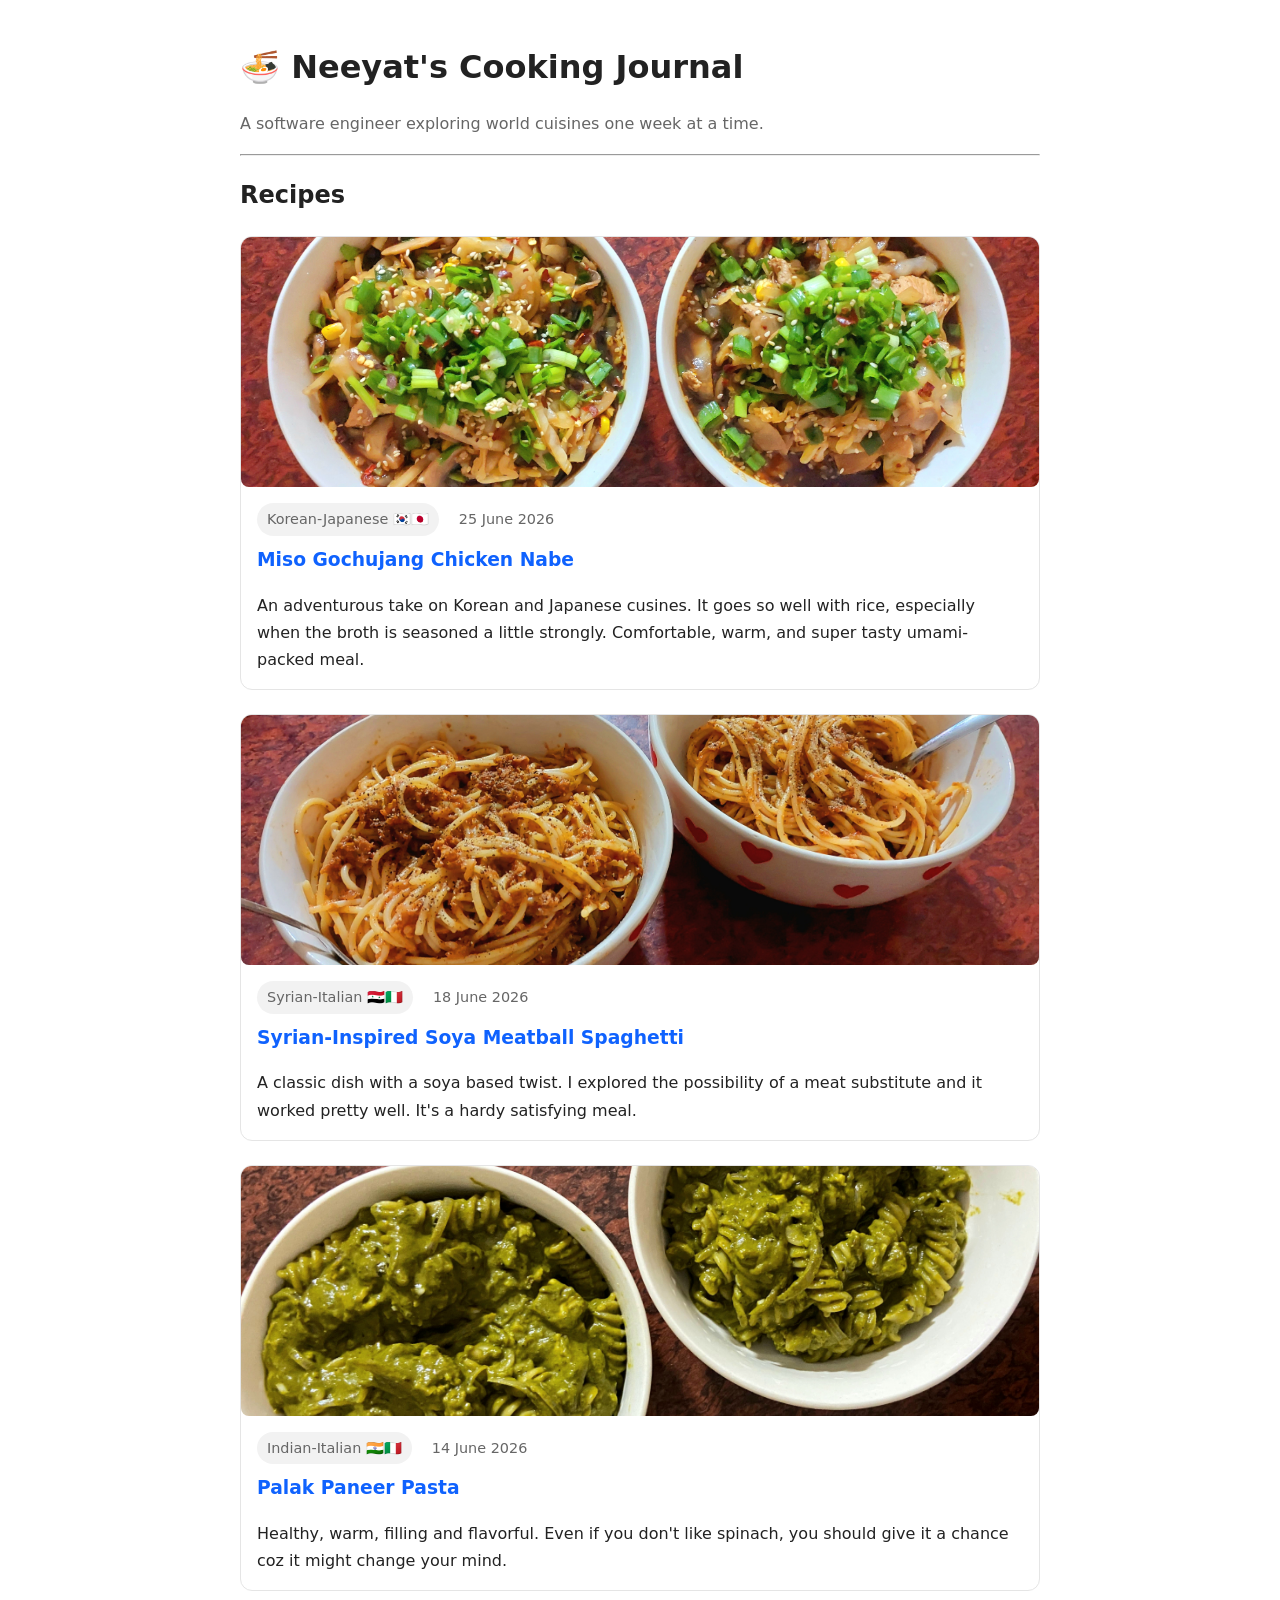
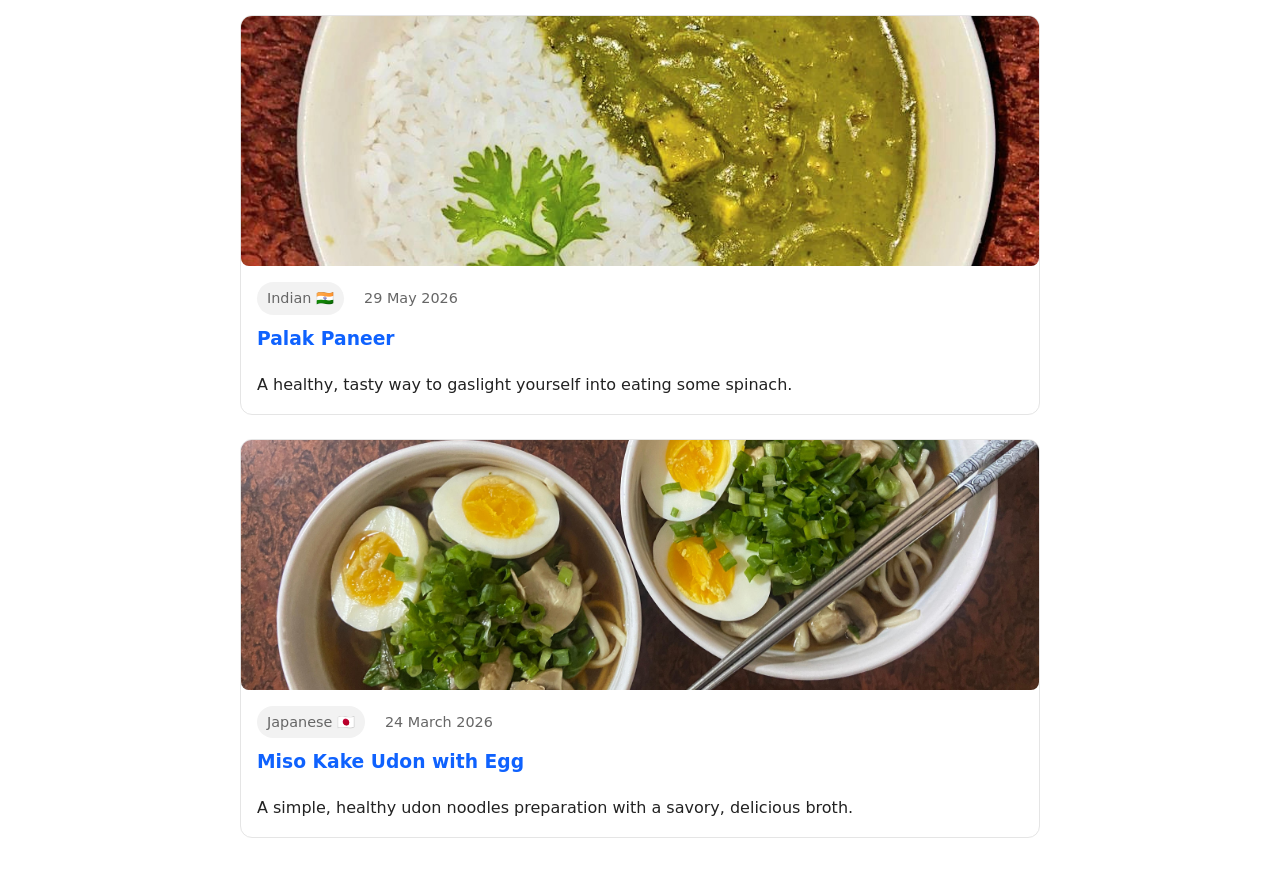
<file: index.html>
<!doctype html>
<html lang="en">
  <head>
    <meta charset="UTF-8" />
    <meta name="viewport" content="width=device-width, initial-scale=1.0" />
    <title>Neeyat's Cooking Journal</title>

    <link rel="stylesheet" href="style.css" />
  </head>
  <body>
    <main>
      <h1>🍜 Neeyat's Cooking Journal</h1>

      <p class="intro">
        A software engineer exploring world cuisines one week at a time.
      </p>

      <hr />

      <h2>Recipes</h2>

      <div class="recipe-grid">
        <article class="recipe-card">
          <a href="recipes/miso-gochujang-chicken-nabe.html">
            <img
              src="images/miso-gochujang-chicken-nabe.jpg"
              alt="Miso Gochujang Chicken Nabe"
            />
          </a>

          <div class="recipe-content">
            <div class="recipe-meta">
              <span class="badge">Korean-Japanese 🇰🇷🇯🇵</span>
              25 June 2026
            </div>

            <h3>
              <a href="recipes/miso-gochujang-chicken-nabe.html">
                Miso Gochujang Chicken Nabe
              </a>
            </h3>

            <p>
              An adventurous take on Korean and Japanese cusines. It goes so
              well with rice, especially when the broth is seasoned a little
              strongly. Comfortable, warm, and super tasty umami-packed meal.
            </p>
          </div>
        </article>

        <article class="recipe-card">
          <a href="recipes/soya-meatball-spaghetti.html">
            <img
              src="images/soya-meatball-spaghetti.jpg"
              alt="Syrian-Inspired Soya Meatball Spaghetti"
            />
          </a>

          <div class="recipe-content">
            <div class="recipe-meta">
              <span class="badge">Syrian-Italian 🇸🇾🇮🇹</span>
              18 June 2026
            </div>

            <h3>
              <a href="recipes/soya-meatball-spaghetti.html">
                Syrian-Inspired Soya Meatball Spaghetti
              </a>
            </h3>

            <p>
              A classic dish with a soya based twist. I explored the possibility
              of a meat substitute and it worked pretty well. It's a hardy
              satisfying meal.
            </p>
          </div>
        </article>

        <article class="recipe-card">
          <a href="recipes/palak-paneer-pasta.html">
            <img src="images/palak-paneer-pasta.jpg" alt="Palak Paneer Pasta" />
          </a>

          <div class="recipe-content">
            <div class="recipe-meta">
              <span class="badge">Indian-Italian 🇮🇳🇮🇹</span>
              14 June 2026
            </div>

            <h3>
              <a href="recipes/palak-paneer-pasta.html"> Palak Paneer Pasta </a>
            </h3>

            <p>
              Healthy, warm, filling and flavorful. Even if you don't like
              spinach, you should give it a chance coz it might change your
              mind.
            </p>
          </div>
        </article>

        <article class="recipe-card">
          <a href="recipes/palak-paneer.html">
            <img src="images/palak-paneer.jpg" alt="Palak Paneer" />
          </a>

          <div class="recipe-content">
            <div class="recipe-meta">
              <span class="badge">Indian 🇮🇳</span>
              29 May 2026
            </div>

            <h3>
              <a href="recipes/palak-paneer.html"> Palak Paneer </a>
            </h3>

            <p>
              A healthy, tasty way to gaslight yourself into eating some
              spinach.
            </p>
          </div>
        </article>

        <article class="recipe-card">
          <a href="recipes/miso-kake-udon-egg.html">
            <img
              src="images/miso-kake-udon-egg.jpg"
              alt="Miso Kake Udon with Egg"
            />
          </a>

          <div class="recipe-content">
            <div class="recipe-meta">
              <span class="badge">Japanese 🇯🇵</span>
              24 March 2026
            </div>

            <h3>
              <a href="recipes/miso-kake-udon-egg.html">
                Miso Kake Udon with Egg
              </a>
            </h3>

            <p>
              A simple, healthy udon noodles preparation with a savory,
              delicious broth.
            </p>
          </div>
        </article>
      </div>
    </main>
  </body>
</html>
</file>
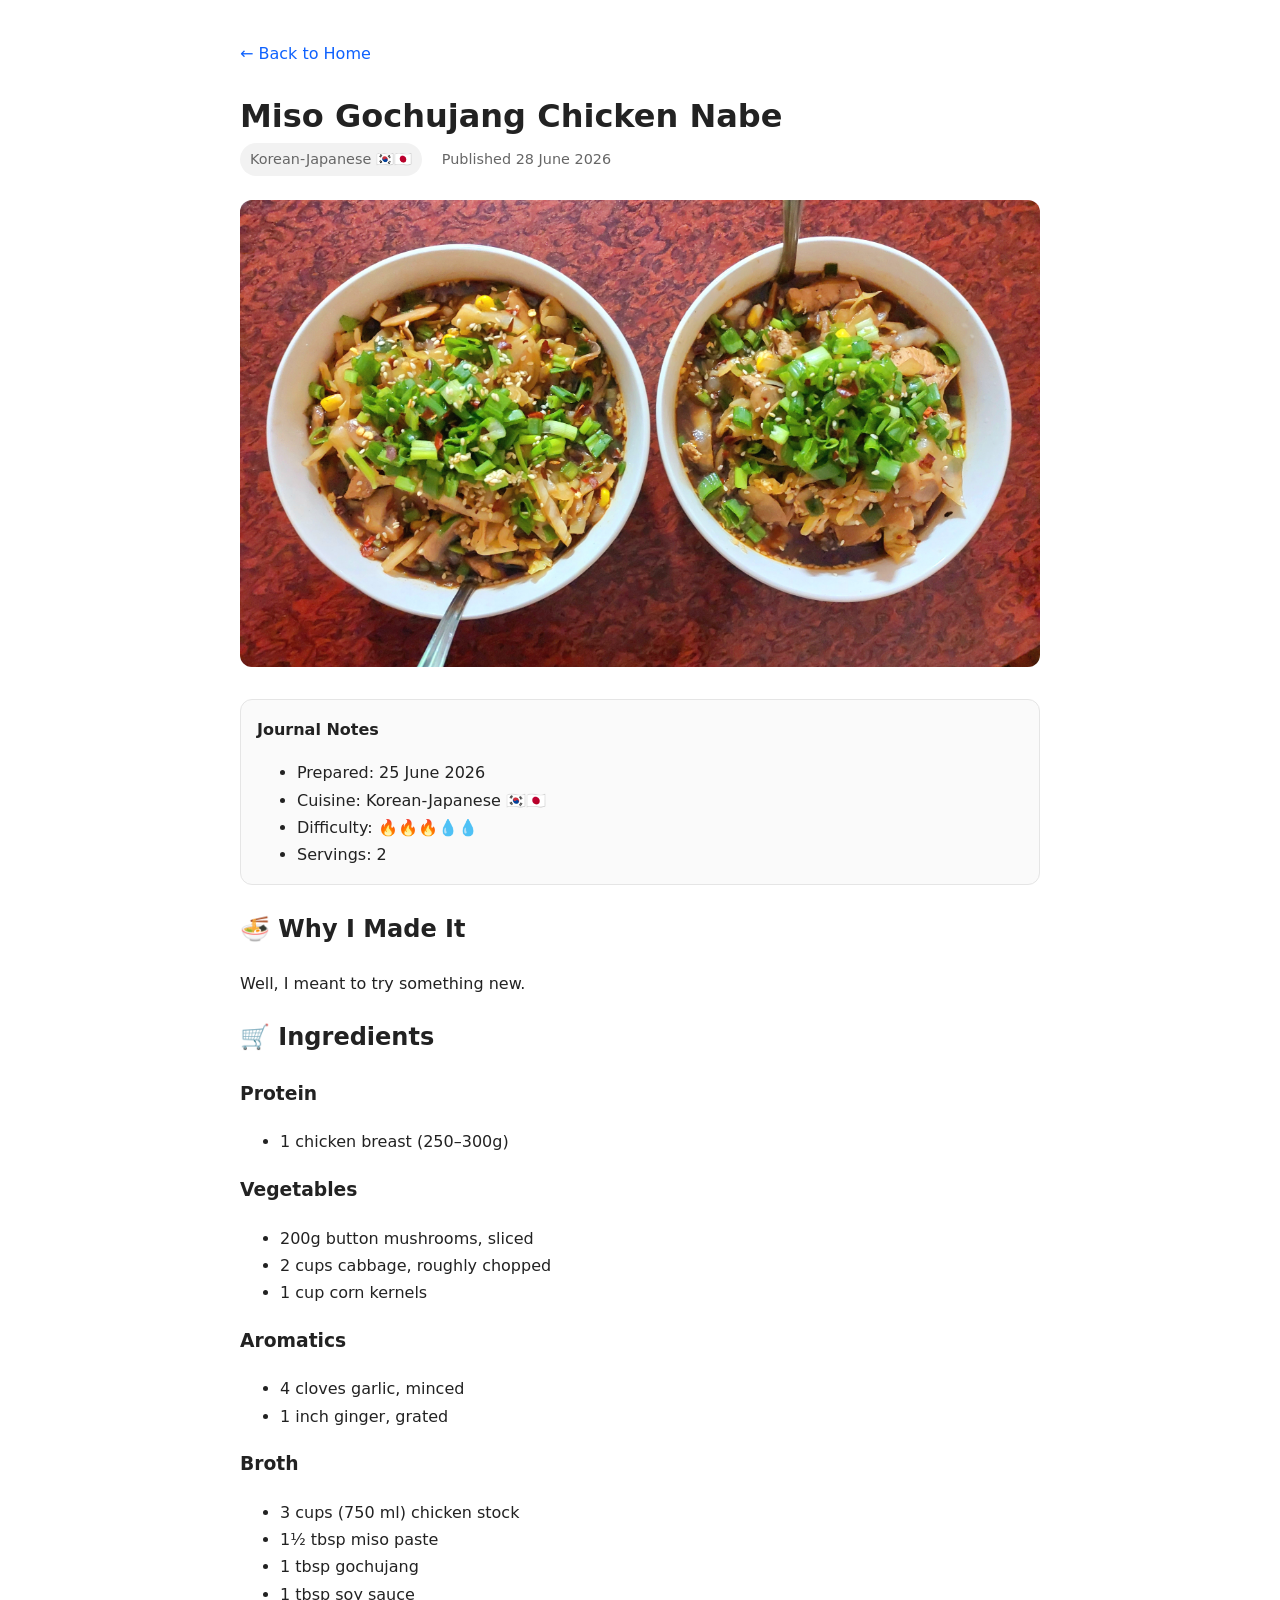
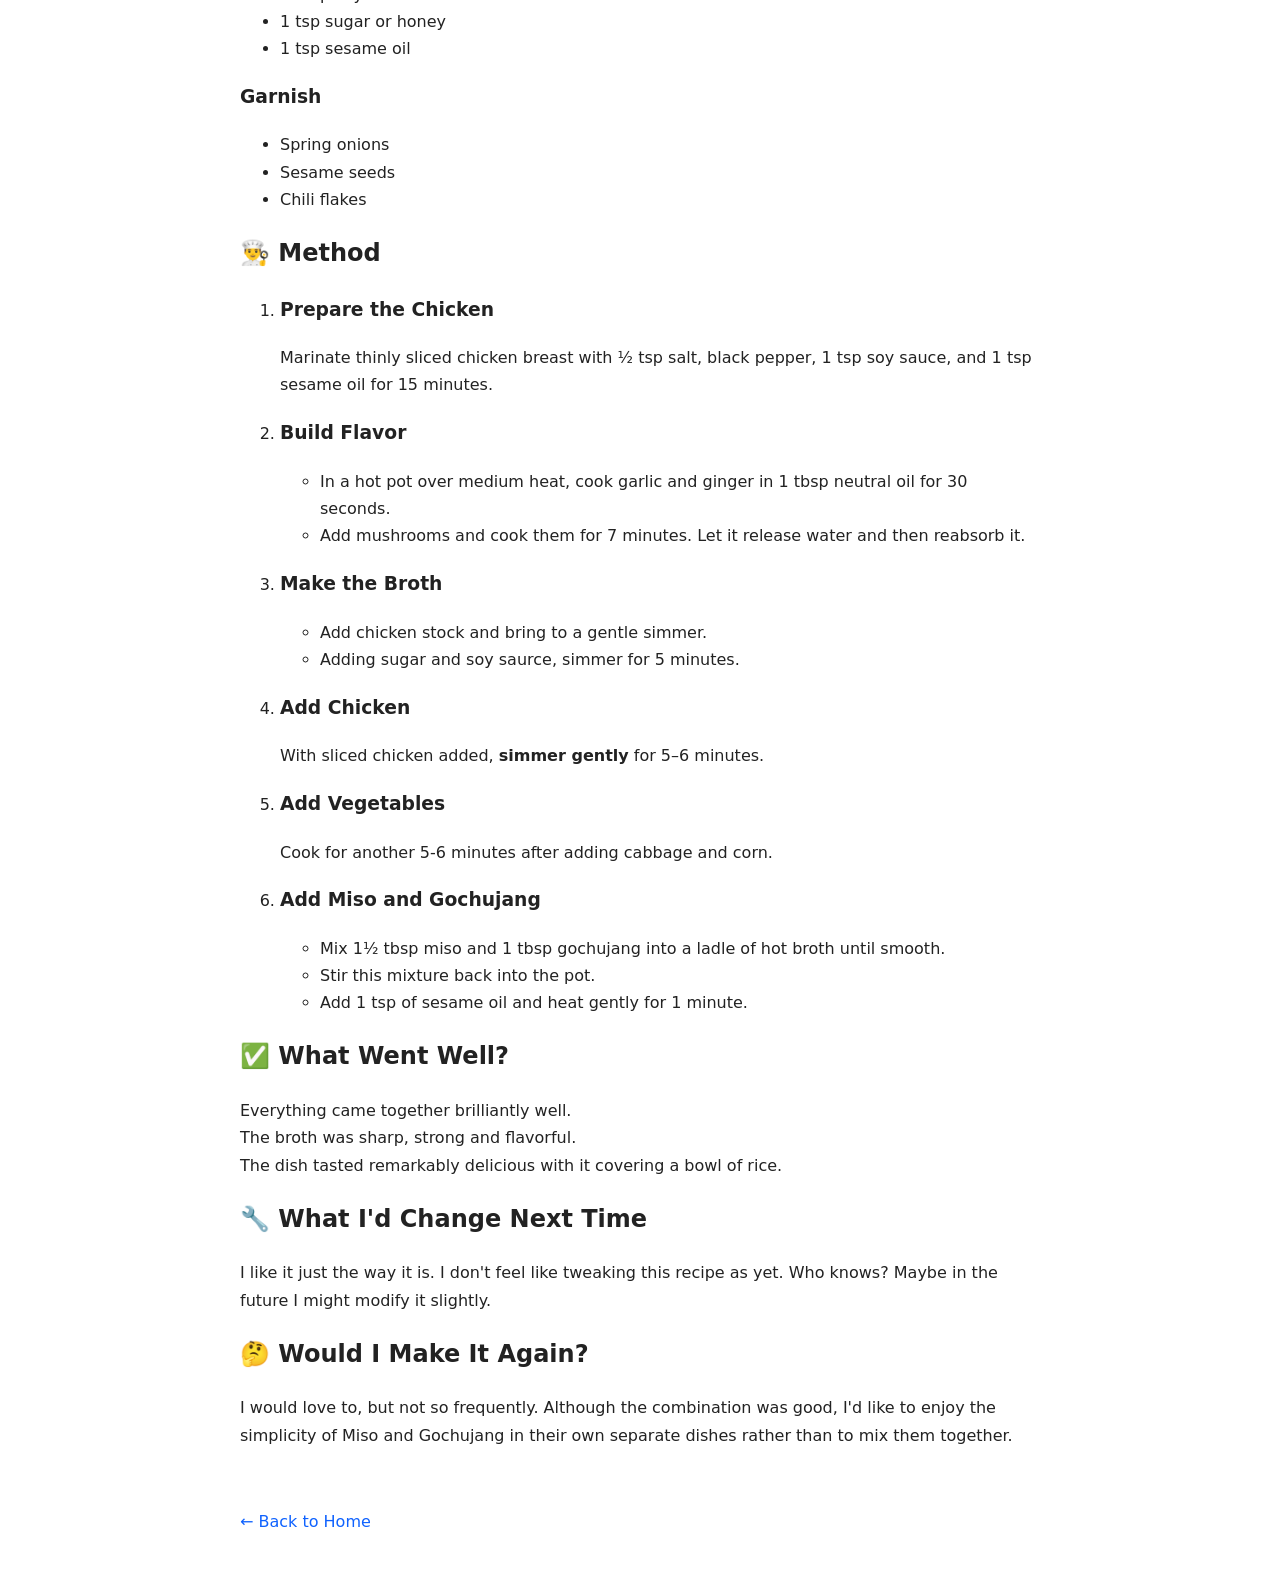
<file: recipes/miso-gochujang-chicken-nabe.html>
<!doctype html>
<html lang="en">
  <head>
    <meta charset="UTF-8" />
    <meta name="viewport" content="width=device-width, initial-scale=1.0" />
    <title>Miso Gochujang Chicken Nabe</title>

    <link rel="stylesheet" href="../style.css" />
  </head>
  <body>
    <main>
      <p>
        <a href="../index.html">← Back to Home</a>
      </p>

      <header class="recipe-header">
        <h1>Miso Gochujang Chicken Nabe</h1>

        <div class="recipe-meta">
          <span class="badge">Korean-Japanese 🇰🇷🇯🇵</span>
          <span>Published 28 June 2026</span>
        </div>

        <img
          src="../images/miso-gochujang-chicken-nabe.jpg"
          alt="Miso Gochujang Chicken Nabe"
        />
      </header>

      <div class="journal-note">
        <strong>Journal Notes</strong>

        <ul>
          <li>Prepared: 25 June 2026</li>
          <li>Cuisine: Korean-Japanese 🇰🇷🇯🇵</li>
          <li>Difficulty: 🔥🔥🔥💧💧</li>
          <li>Servings: 2</li>
        </ul>
      </div>

      <h2>🍜 Why I Made It</h2>

      <p>Well, I meant to try something new.</p>

      <h2>🛒 Ingredients</h2>

      <h3>Protein</h3>
      <ul>
        <li>1 chicken breast (250–300g)</li>
      </ul>

      <h3>Vegetables</h3>
      <ul>
        <li>200g button mushrooms, sliced</li>
        <li>2 cups cabbage, roughly chopped</li>
        <li>1 cup corn kernels</li>
      </ul>
      <h3>Aromatics</h3>
      <ul>
        <li>4 cloves garlic, minced</li>
        <li>1 inch ginger, grated</li>
      </ul>

      <h3>Broth</h3>
      <ul>
        <li>3 cups (750 ml) chicken stock</li>
        <li>1½ tbsp miso paste</li>
        <li>1 tbsp gochujang</li>
        <li>1 tbsp soy sauce</li>
        <li>1 tsp sugar or honey</li>
        <li>1 tsp sesame oil</li>
      </ul>

      <h3>Garnish</h3>
      <ul>
        <li>Spring onions</li>
        <li>Sesame seeds</li>
        <li>Chili flakes</li>
      </ul>

      <h2>👨‍🍳 Method</h2>

      <ol>
        <li>
          <h3>Prepare the Chicken</h3>

          Marinate thinly sliced chicken breast with ½ tsp salt, black pepper, 1
          tsp soy sauce, and 1 tsp sesame oil for 15 minutes.
        </li>
        <li>
          <h3>Build Flavor</h3>
          <ul>
            <li>
              In a hot pot over medium heat, cook garlic and ginger in 1 tbsp
              neutral oil for 30 seconds.
            </li>
            <li>
              Add mushrooms and cook them for 7 minutes. Let it release water
              and then reabsorb it.
            </li>
          </ul>
        </li>
        <li>
          <h3>Make the Broth</h3>
          <ul>
            <li>Add chicken stock and bring to a gentle simmer.</li>
            <li>Adding sugar and soy saurce, simmer for 5 minutes.</li>
          </ul>
        </li>
        <li>
          <h3>Add Chicken</h3>
          With sliced chicken added, <b>simmer gently</b> for 5–6 minutes.
        </li>
        <li>
          <h3>Add Vegetables</h3>
          Cook for another 5-6 minutes after adding cabbage and corn.
        </li>
        <li>
          <h3>Add Miso and Gochujang</h3>
          <ul>
            <li>
              Mix 1½ tbsp miso and 1 tbsp gochujang into a ladle of hot broth
              until smooth.
            </li>
            <li>Stir this mixture back into the pot.</li>
            <li>Add 1 tsp of sesame oil and heat gently for 1 minute.</li>
          </ul>
        </li>
      </ol>

      <h2>✅ What Went Well?</h2>

      <p>
        Everything came together brilliantly well.
        <br />
        The broth was sharp, strong and flavorful.
        <br />
        The dish tasted remarkably delicious with it covering a bowl of rice.
      </p>

      <h2>🔧 What I'd Change Next Time</h2>

      <p>
        I like it just the way it is. I don't feel like tweaking this recipe as
        yet. Who knows? Maybe in the future I might modify it slightly.
      </p>

      <h2>🤔 Would I Make It Again?</h2>

      <p>
        I would love to, but not so frequently. Although the combination was
        good, I'd like to enjoy the simplicity of Miso and Gochujang in their
        own separate dishes rather than to mix them together.
      </p>

      <br />

      <p>
        <a href="../index.html">← Back to Home</a>
      </p>
    </main>
  </body>
</html>
</file>
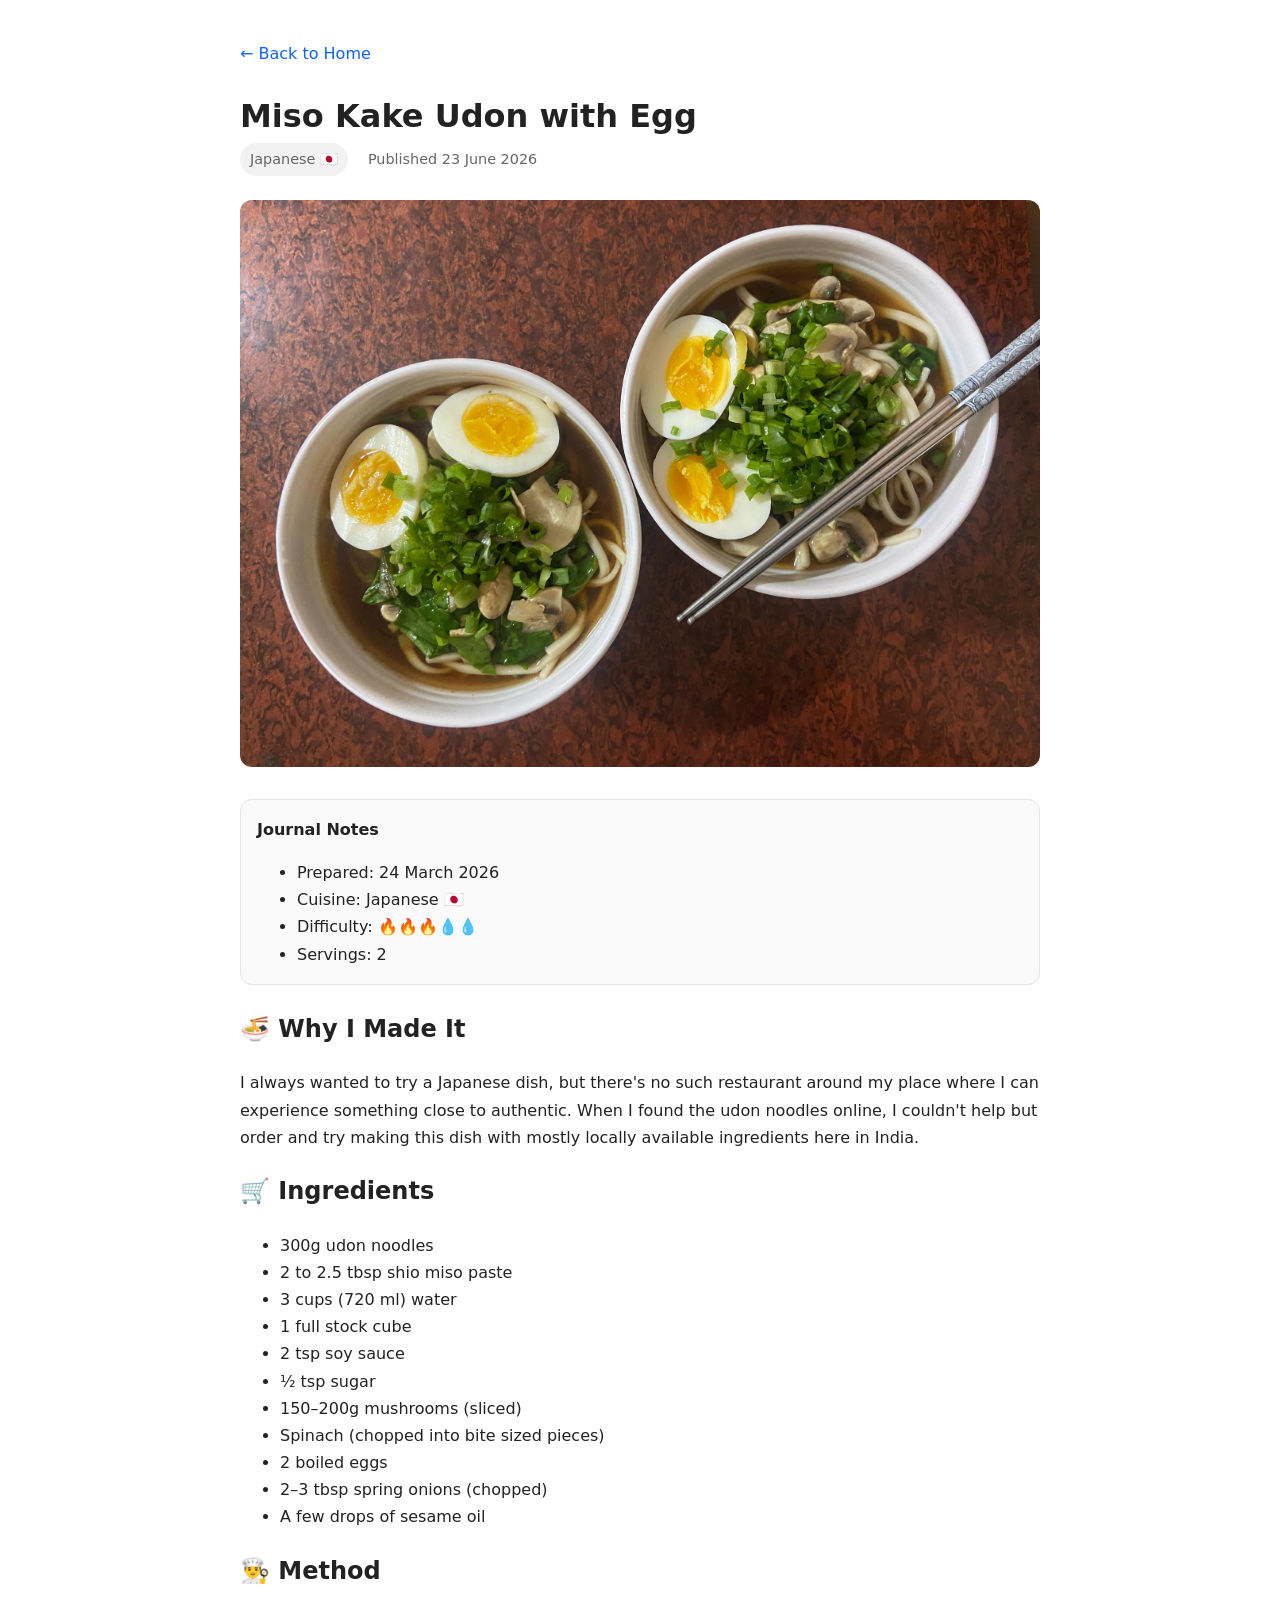
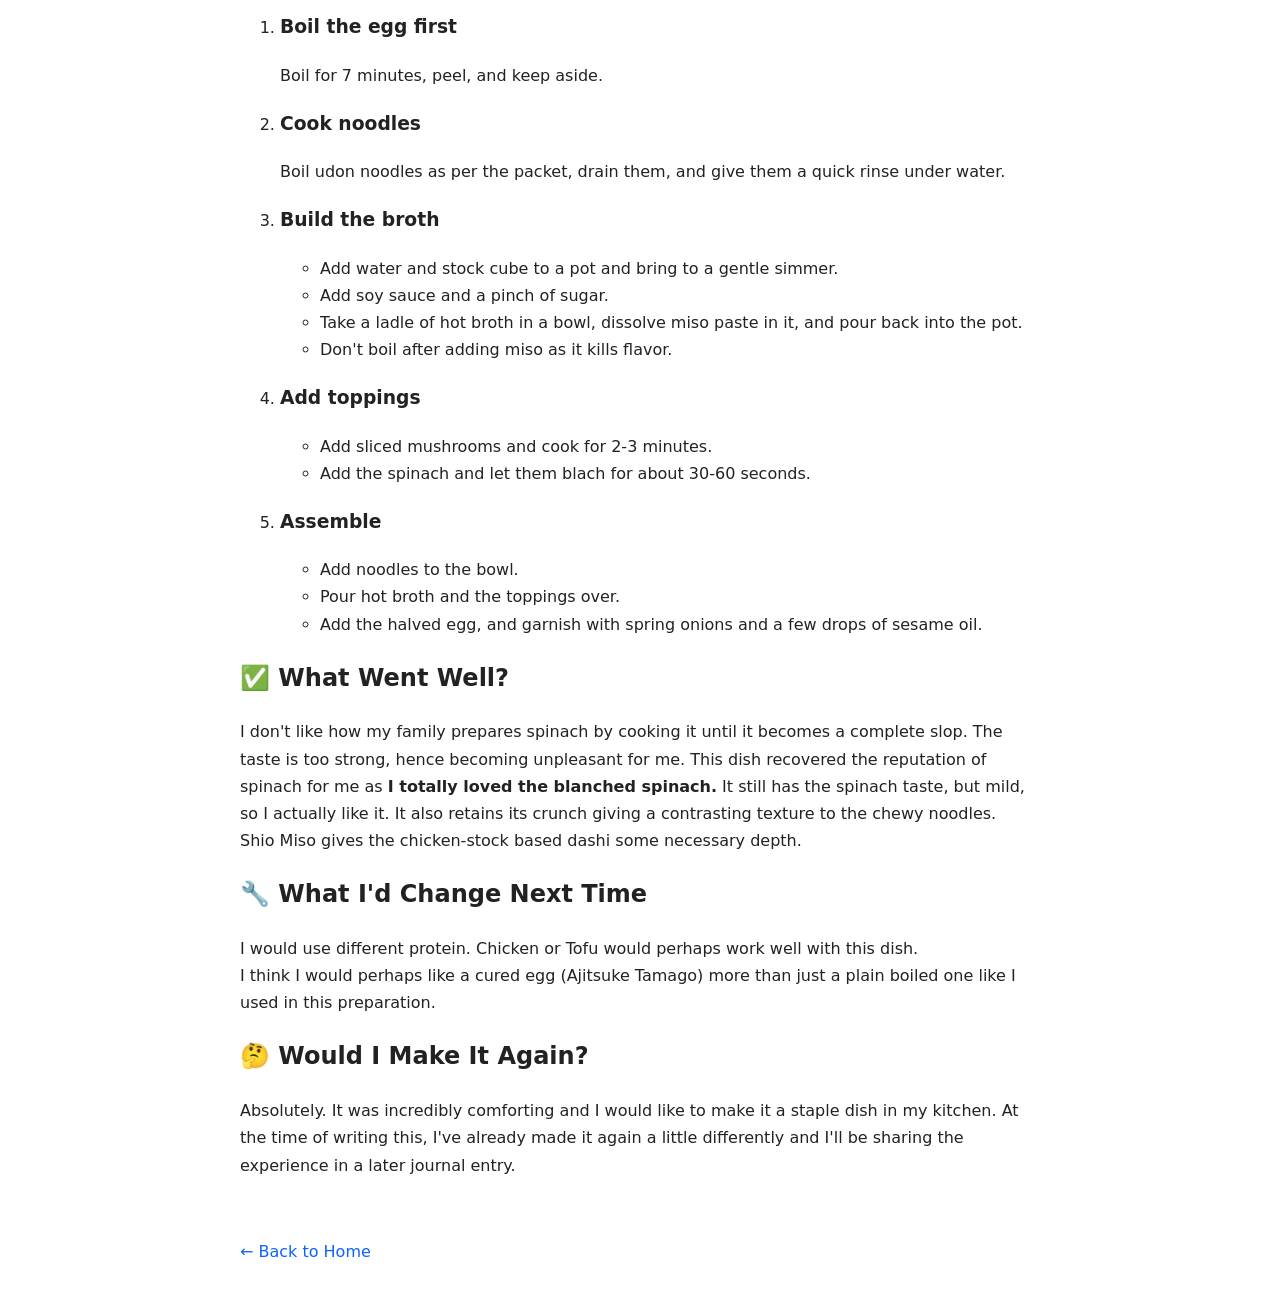
<file: recipes/miso-kake-udon-egg.html>
<!doctype html>
<html lang="en">
  <head>
    <meta charset="UTF-8" />
    <meta name="viewport" content="width=device-width, initial-scale=1.0" />
    <title>Miso Kake Udon with Egg</title>

    <link rel="stylesheet" href="../style.css" />
  </head>
  <body>
    <main>
      <p>
        <a href="../index.html">← Back to Home</a>
      </p>

      <header class="recipe-header">
        <h1>Miso Kake Udon with Egg</h1>

        <div class="recipe-meta">
          <span class="badge">Japanese 🇯🇵</span>
          <span>Published 23 June 2026</span>
        </div>

        <img
          src="../images/miso-kake-udon-egg.jpg"
          alt="Miso Kake Udon with Egg"
        />
      </header>

      <div class="journal-note">
        <strong>Journal Notes</strong>

        <ul>
          <li>Prepared: 24 March 2026</li>
          <li>Cuisine: Japanese 🇯🇵</li>
          <li>Difficulty: 🔥🔥🔥💧💧</li>
          <li>Servings: 2</li>
        </ul>
      </div>

      <h2>🍜 Why I Made It</h2>

      <p>
        I always wanted to try a Japanese dish, but there's no such restaurant
        around my place where I can experience something close to authentic.
        When I found the udon noodles online, I couldn't help but order and try
        making this dish with mostly locally available ingredients here in
        India.
      </p>

      <h2>🛒 Ingredients</h2>

      <ul>
        <li>300g udon noodles</li>
        <li>2 to 2.5 tbsp shio miso paste</li>
        <li>3 cups (720 ml) water</li>
        <li>1 full stock cube</li>
        <li>2 tsp soy sauce</li>
        <li>½ tsp sugar</li>
        <li>150–200g mushrooms (sliced)</li>
        <li>Spinach (chopped into bite sized pieces)</li>
        <li>2 boiled eggs</li>
        <li>2–3 tbsp spring onions (chopped)</li>
        <li>A few drops of sesame oil</li>
      </ul>

      <h2>👨‍🍳 Method</h2>

      <ol>
        <li>
          <h3>Boil the egg first</h3>

          Boil for 7 minutes, peel, and keep aside.
        </li>
        <li>
          <h3>Cook noodles</h3>

          Boil udon noodles as per the packet, drain them, and give them a quick
          rinse under water.
        </li>
        <li>
          <h3>Build the broth</h3>
          <ul>
            <li>
              Add water and stock cube to a pot and bring to a gentle simmer.
            </li>
            <li>Add soy sauce and a pinch of sugar.</li>
            <li>
              Take a ladle of hot broth in a bowl, dissolve miso paste in it,
              and pour back into the pot.
            </li>
            <li>Don't boil after adding miso as it kills flavor.</li>
          </ul>
        </li>
        <li>
          <h3>Add toppings</h3>
          <ul>
            <li>Add sliced mushrooms and cook for 2-3 minutes.</li>
            <li>Add the spinach and let them blach for about 30-60 seconds.</li>
          </ul>
        </li>
        <li>
          <h3>Assemble</h3>
          <ul>
            <li>Add noodles to the bowl.</li>
            <li>Pour hot broth and the toppings over.</li>
            <li>
              Add the halved egg, and garnish with spring onions and a few drops
              of sesame oil.
            </li>
          </ul>
        </li>
      </ol>

      <h2>✅ What Went Well?</h2>

      <p>
        I don't like how my family prepares spinach by cooking it until it
        becomes a complete slop. The taste is too strong, hence becoming
        unpleasant for me. This dish recovered the reputation of spinach for me
        as <b>I totally loved the blanched spinach.</b> It still has the spinach
        taste, but mild, so I actually like it. It also retains its crunch
        giving a contrasting texture to the chewy noodles.
        <br />
        Shio Miso gives the chicken-stock based dashi some necessary depth.
      </p>

      <h2>🔧 What I'd Change Next Time</h2>

      <p>
        I would use different protein. Chicken or Tofu would perhaps work well
        with this dish.
        <br />I think I would perhaps like a cured egg (Ajitsuke Tamago) more
        than just a plain boiled one like I used in this preparation.
      </p>

      <h2>🤔 Would I Make It Again?</h2>

      <p>
        Absolutely. It was incredibly comforting and I would like to make it a
        staple dish in my kitchen. At the time of writing this, I've already
        made it again a little differently and I'll be sharing the experience in
        a later journal entry.
      </p>

      <br />

      <p>
        <a href="../index.html">← Back to Home</a>
      </p>
    </main>
  </body>
</html>
</file>
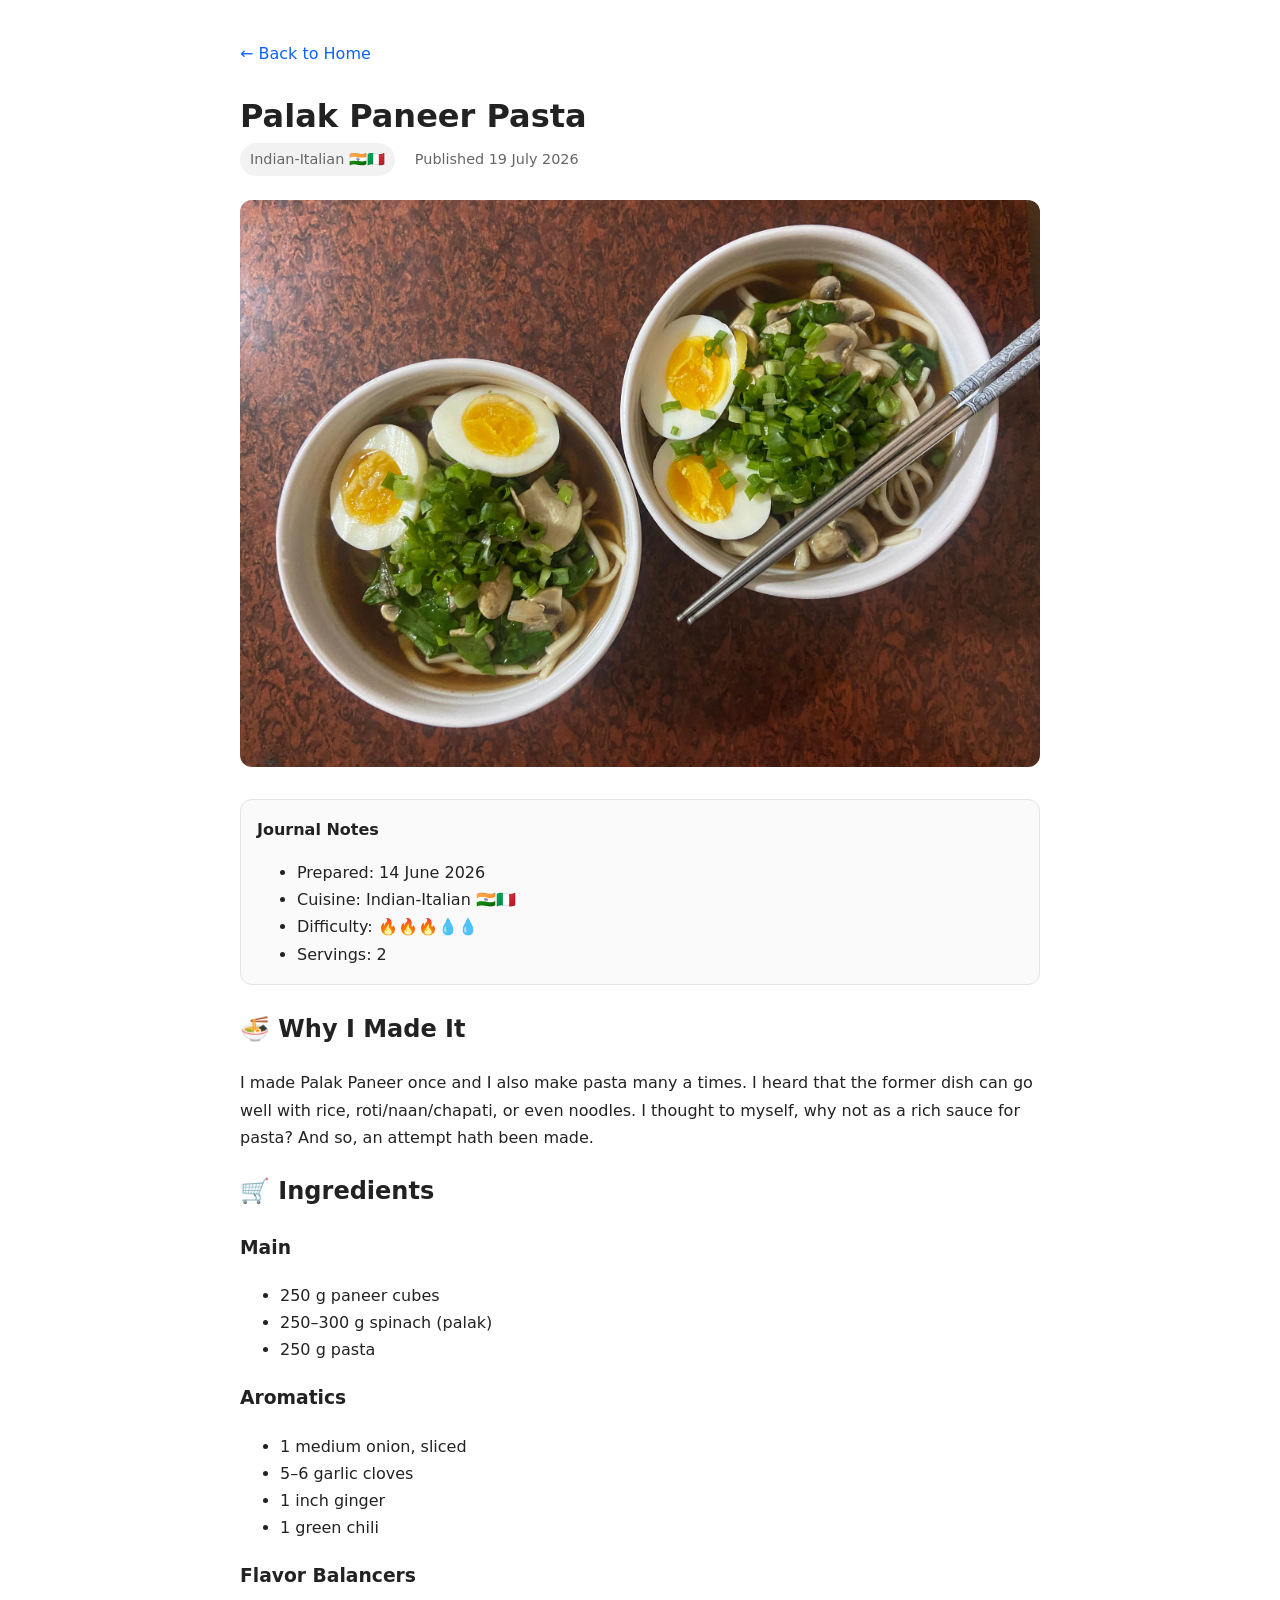
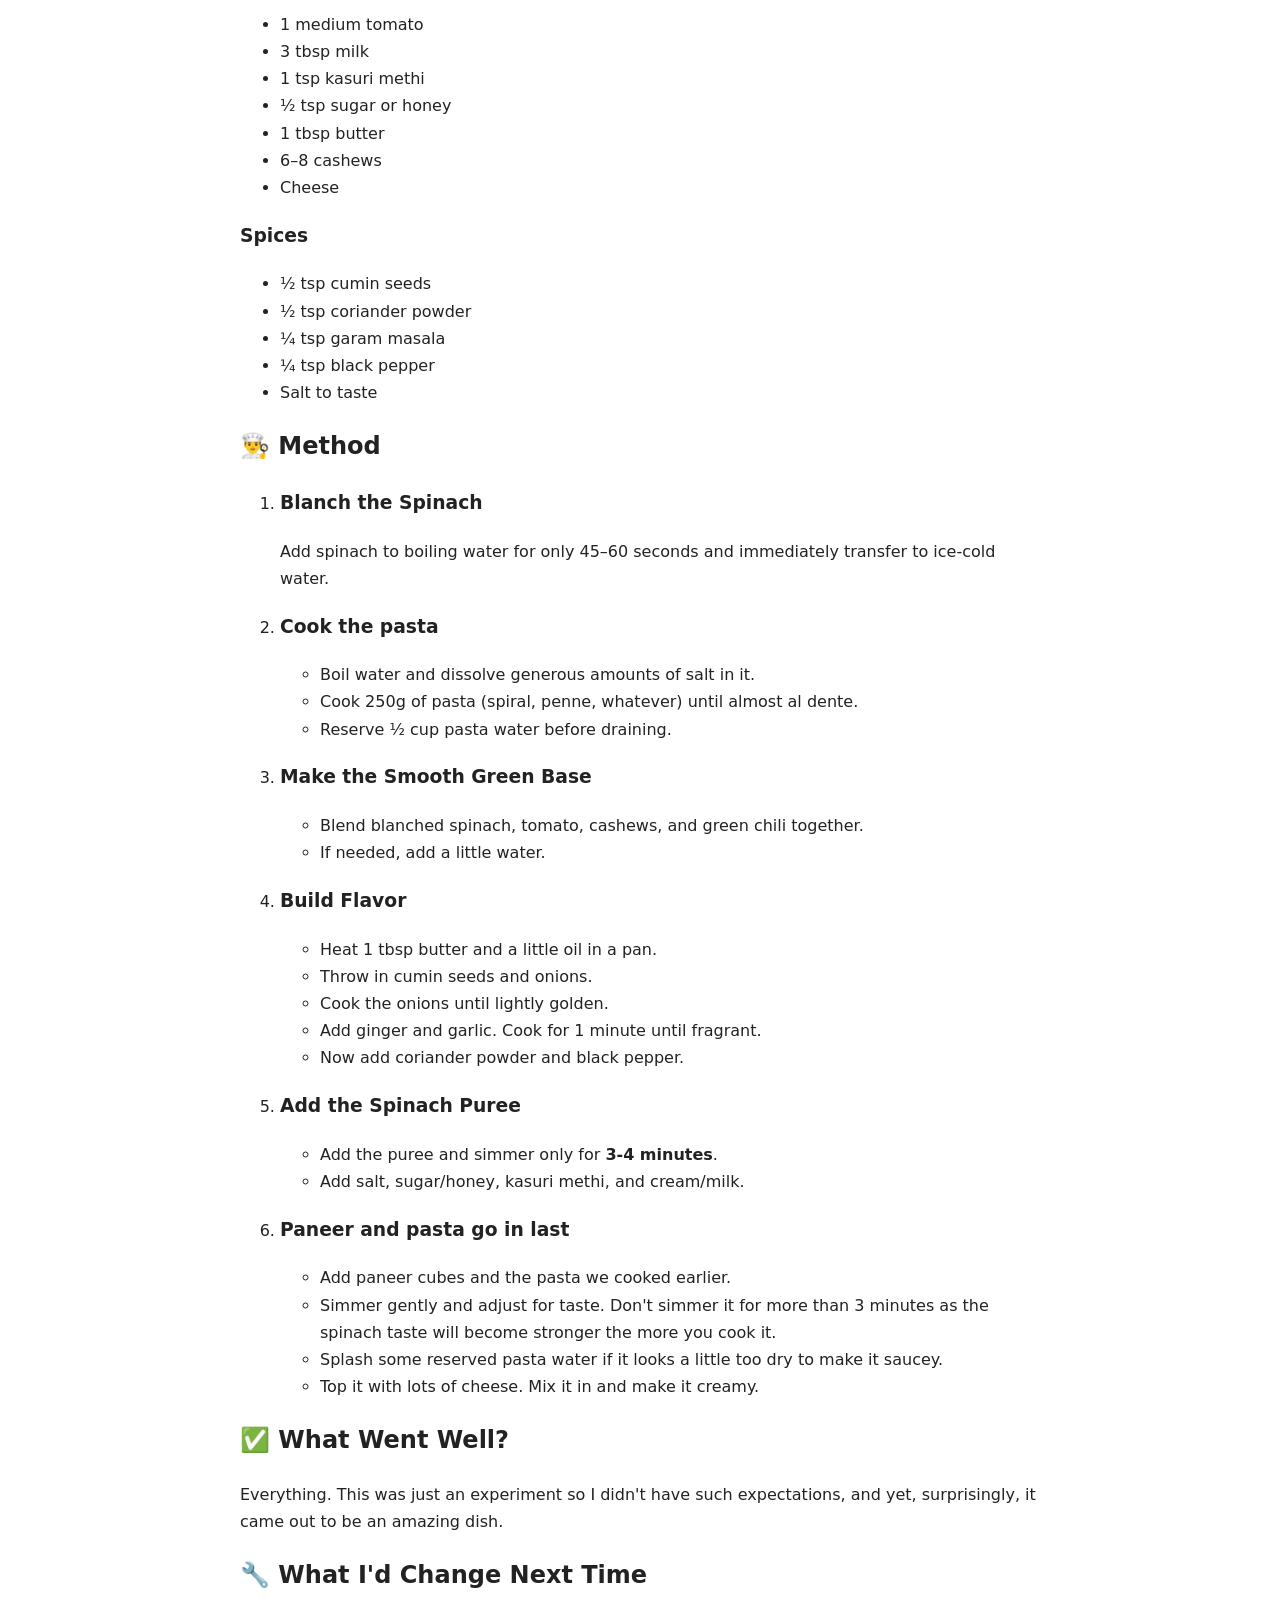
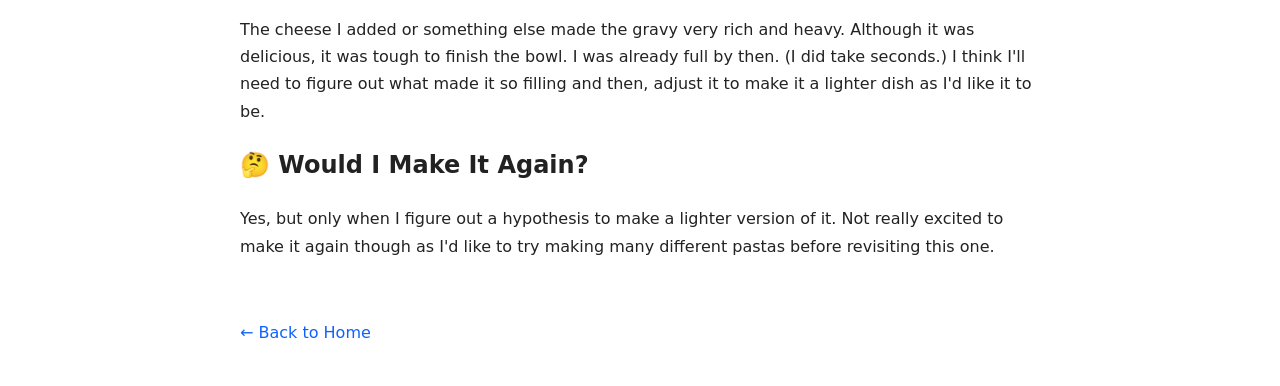
<file: recipes/palak-paneer-pasta.html>
<!doctype html>
<html lang="en">
  <head>
    <meta charset="UTF-8" />
    <meta name="viewport" content="width=device-width, initial-scale=1.0" />
    <title>Palak Paneer Pasta</title>

    <link rel="stylesheet" href="../style.css" />
  </head>
  <body>
    <main>
      <p>
        <a href="../index.html">← Back to Home</a>
      </p>

      <header class="recipe-header">
        <h1>Palak Paneer Pasta</h1>

        <div class="recipe-meta">
          <span class="badge">Indian-Italian 🇮🇳🇮🇹</span>
          <span>Published 19 July 2026</span>
        </div>

        <img
          src="../images/miso-kake-udon-egg.jpg"
          alt="Miso Kake Udon with Egg"
        />
      </header>

      <div class="journal-note">
        <strong>Journal Notes</strong>

        <ul>
          <li>Prepared: 14 June 2026</li>
          <li>Cuisine: Indian-Italian 🇮🇳🇮🇹</li>
          <li>Difficulty: 🔥🔥🔥💧💧</li>
          <li>Servings: 2</li>
        </ul>
      </div>

      <h2>🍜 Why I Made It</h2>

      <p>
        I made Palak Paneer once and I also make pasta many a times. I heard
        that the former dish can go well with rice, roti/naan/chapati, or even
        noodles. I thought to myself, why not as a rich sauce for pasta? And so,
        an attempt hath been made.
      </p>

      <h2>🛒 Ingredients</h2>

      <h3>Main</h3>
      <ul>
        <li>250 g paneer cubes</li>
        <li>250–300 g spinach (palak)</li>
        <li>250 g pasta</li>
      </ul>

      <h3>Aromatics</h3>
      <ul>
        <li>1 medium onion, sliced</li>
        <li>5–6 garlic cloves</li>
        <li>1 inch ginger</li>
        <li>1 green chili</li>
      </ul>

      <h3>Flavor Balancers</h3>
      <ul>
        <li>1 medium tomato</li>
        <li>3 tbsp milk</li>
        <li>1 tsp kasuri methi</li>
        <li>½ tsp sugar or honey</li>
        <li>1 tbsp butter</li>
        <li>6–8 cashews</li>
        <li>Cheese</li>
      </ul>

      <h3>Spices</h3>
      <ul>
        <li>½ tsp cumin seeds</li>
        <li>½ tsp coriander powder</li>
        <li>¼ tsp garam masala</li>
        <li>¼ tsp black pepper</li>
        <li>Salt to taste</li>
      </ul>

      <h2>👨‍🍳 Method</h2>

      <ol>
        <li>
          <h3>Blanch the Spinach</h3>

          Add spinach to boiling water for only 45–60 seconds and immediately
          transfer to ice-cold water.
        </li>
        <li>
          <h3>Cook the pasta</h3>
          <ul>
            <li>Boil water and dissolve generous amounts of salt in it.</li>
            <li>
              Cook 250g of pasta (spiral, penne, whatever) until almost al
              dente.
            </li>
            <li>Reserve ½ cup pasta water before draining.</li>
          </ul>
        </li>
        <li>
          <h3>Make the Smooth Green Base</h3>

          <ul>
            <li>
              Blend blanched spinach, tomato, cashews, and green chili together.
            </li>
            <li>If needed, add a little water.</li>
          </ul>
        </li>
        <li>
          <h3>Build Flavor</h3>
          <ul>
            <li>Heat 1 tbsp butter and a little oil in a pan.</li>
            <li>Throw in cumin seeds and onions.</li>
            <li>Cook the onions until lightly golden.</li>
            <li>Add ginger and garlic. Cook for 1 minute until fragrant.</li>
            <li>Now add coriander powder and black pepper.</li>
          </ul>
        </li>
        <li>
          <h3>Add the Spinach Puree</h3>
          <ul>
            <li>Add the puree and simmer only for <b>3-4 minutes</b>.</li>
            <li>Add salt, sugar/honey, kasuri methi, and cream/milk.</li>
          </ul>
        </li>
        <li>
          <h3>Paneer and pasta go in last</h3>
          <ul>
            <li>Add paneer cubes and the pasta we cooked earlier.</li>
            <li>
              Simmer gently and adjust for taste. Don't simmer it for more than
              3 minutes as the spinach taste will become stronger the more you
              cook it.
            </li>
            <li>
              Splash some reserved pasta water if it looks a little too dry to
              make it saucey.
            </li>

            <li>Top it with lots of cheese. Mix it in and make it creamy.</li>
          </ul>
        </li>
      </ol>

      <h2>✅ What Went Well?</h2>

      <p>
        Everything. This was just an experiment so I didn't have such
        expectations, and yet, surprisingly, it came out to be an amazing dish.
      </p>

      <h2>🔧 What I'd Change Next Time</h2>

      <p>
        The cheese I added or something else made the gravy very rich and heavy.
        Although it was delicious, it was tough to finish the bowl. I was
        already full by then. (I did take seconds.) I think I'll need to figure
        out what made it so filling and then, adjust it to make it a lighter
        dish as I'd like it to be.
      </p>

      <h2>🤔 Would I Make It Again?</h2>

      <p>
        Yes, but only when I figure out a hypothesis to make a lighter version
        of it. Not really excited to make it again though as I'd like to try
        making many different pastas before revisiting this one.
      </p>

      <br />

      <p>
        <a href="../index.html">← Back to Home</a>
      </p>
    </main>
  </body>
</html>
</file>
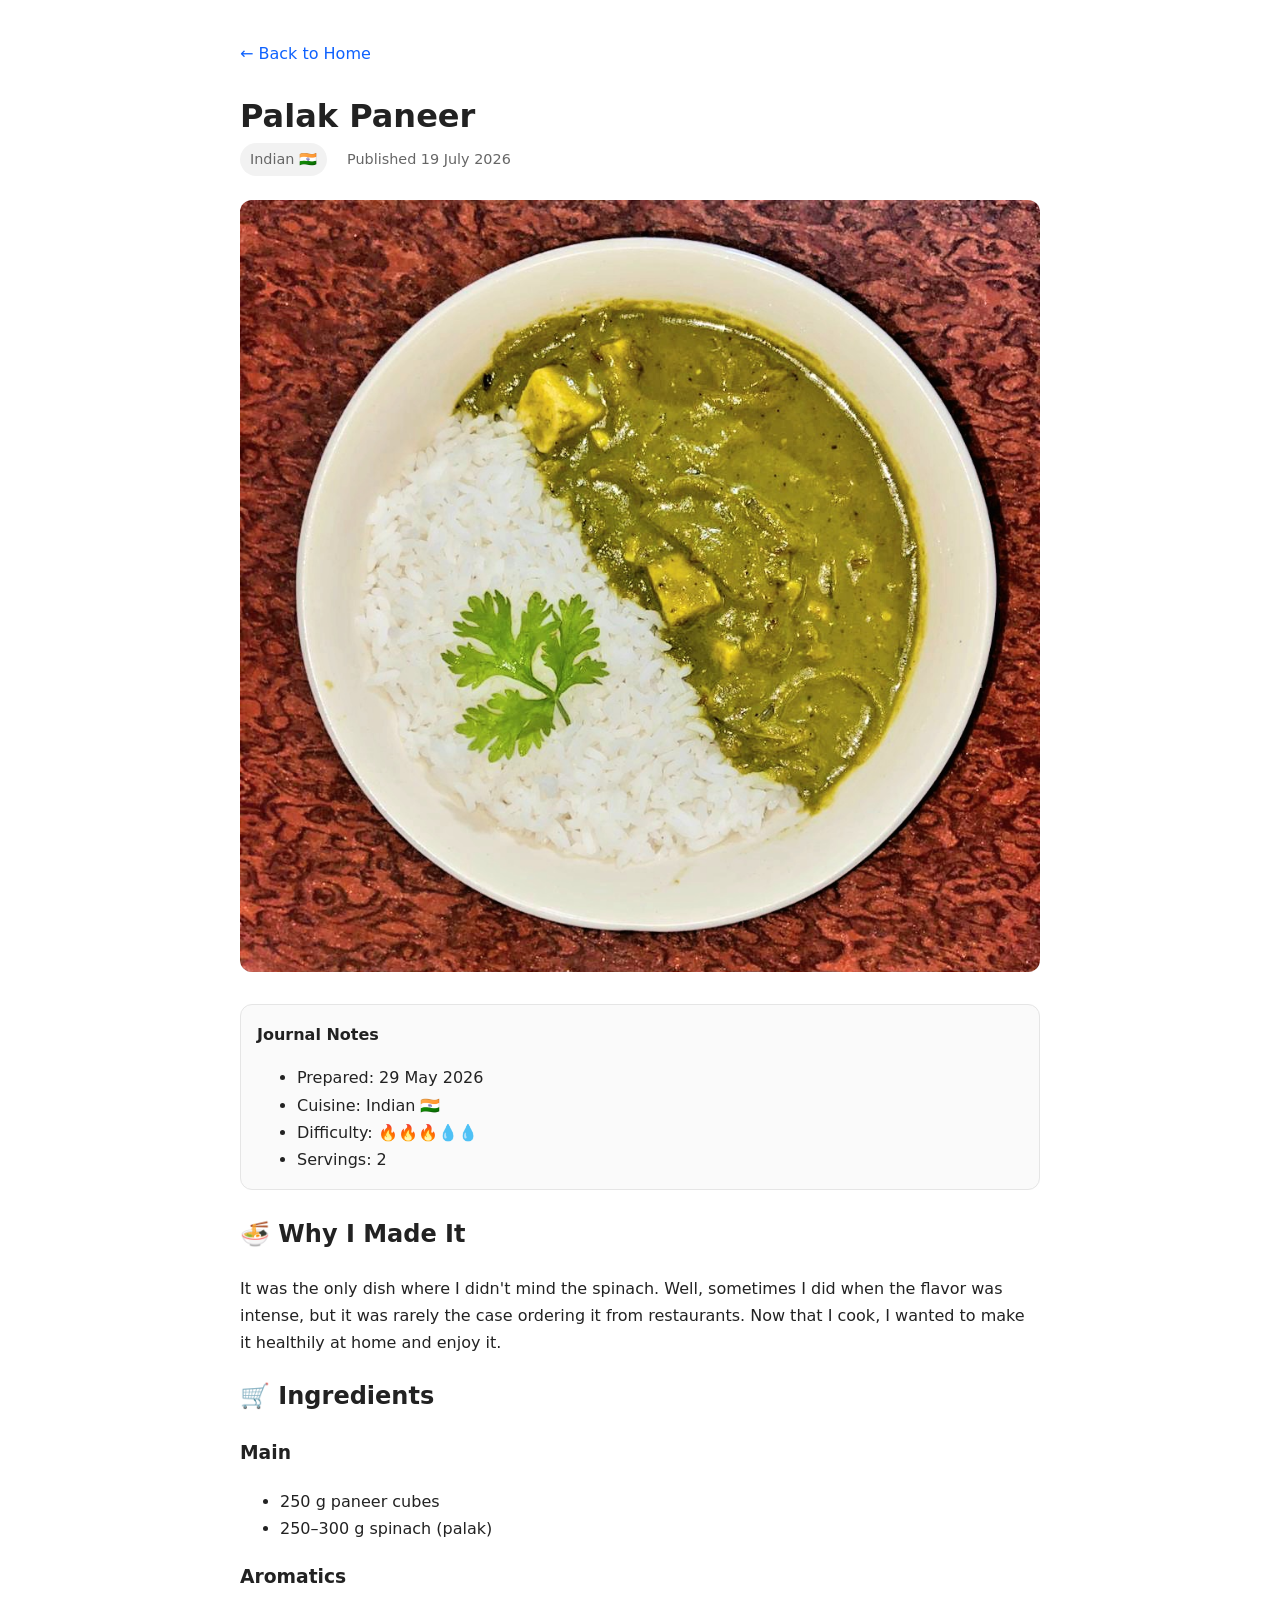
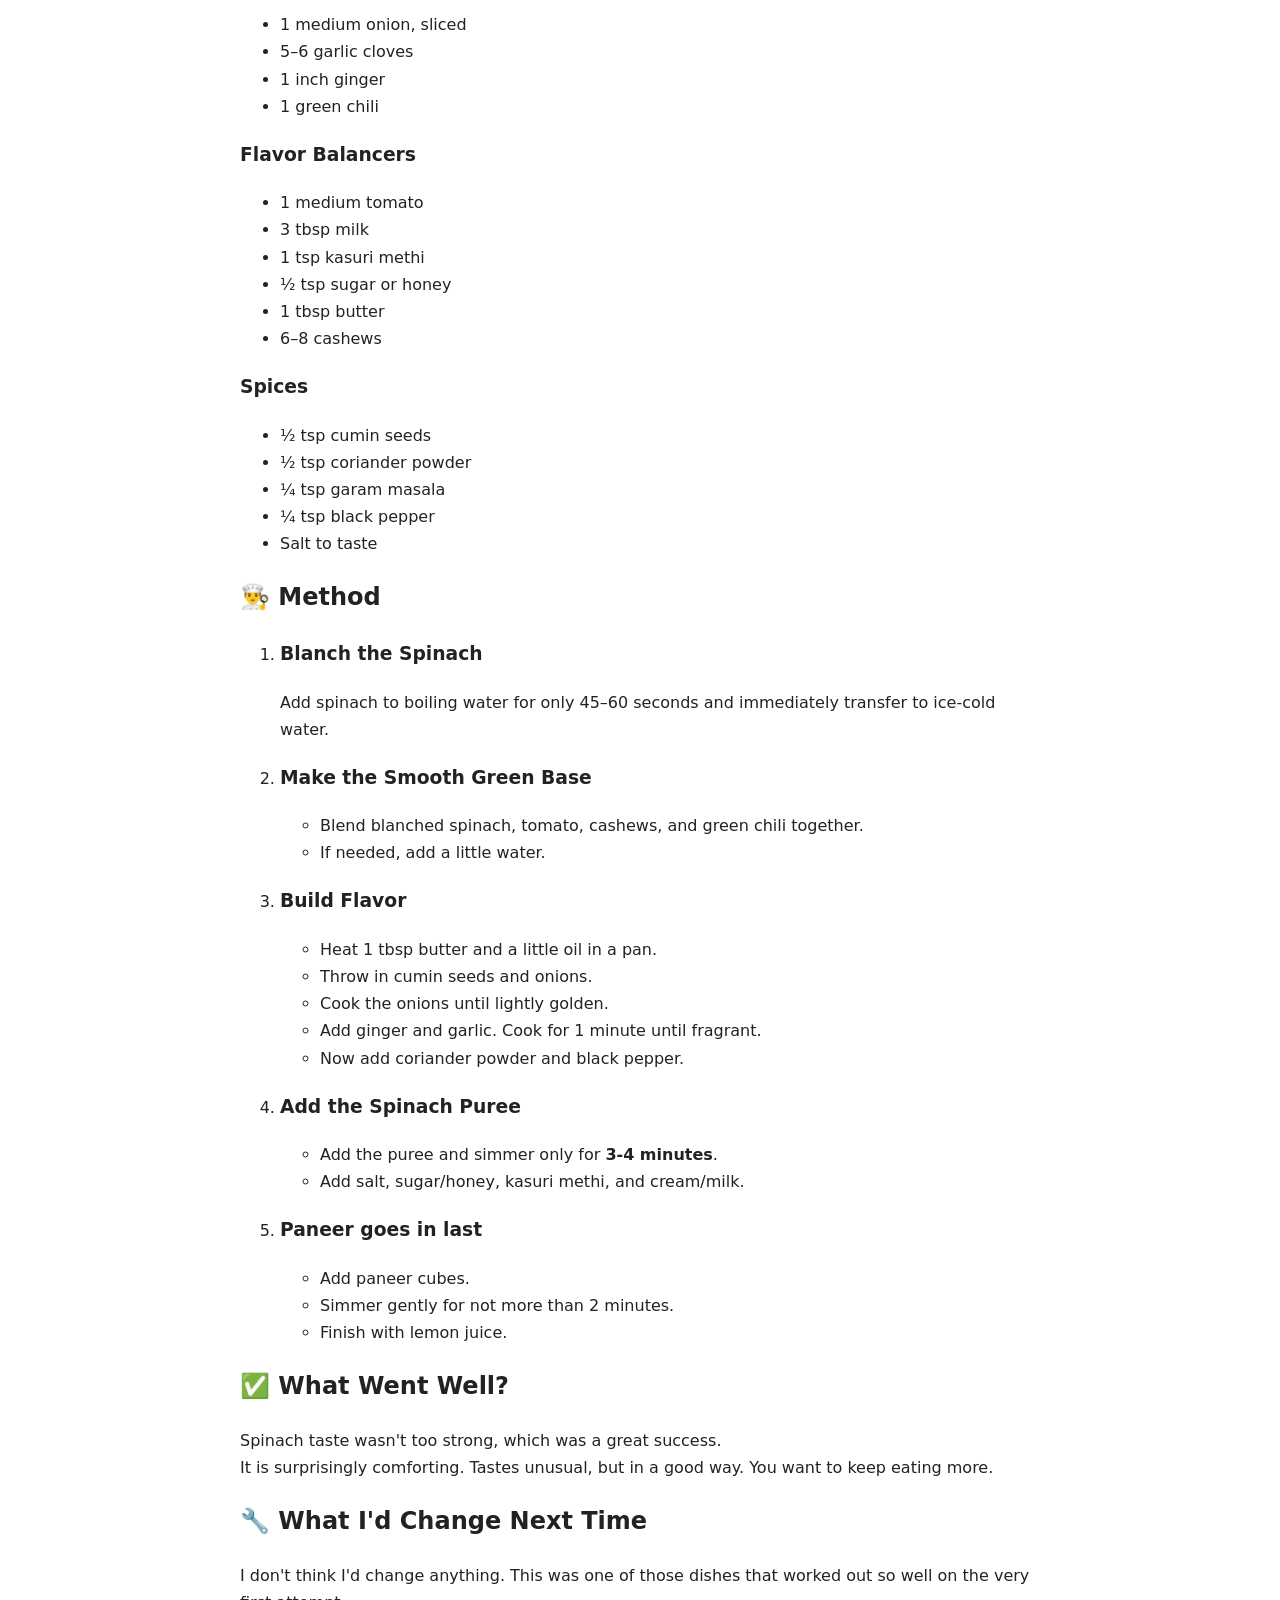
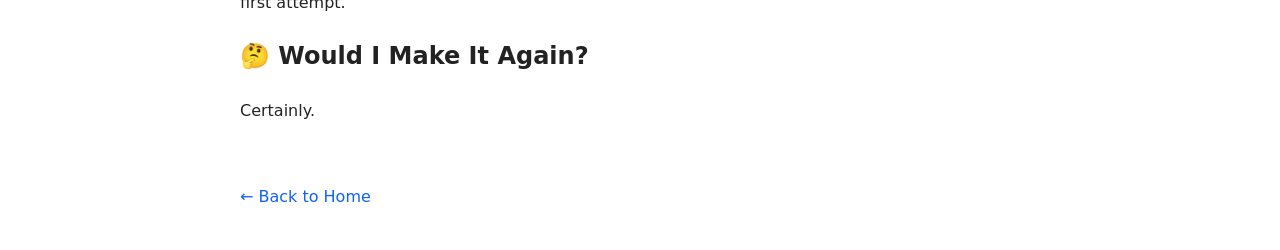
<file: recipes/palak-paneer.html>
<!doctype html>
<html lang="en">
  <head>
    <meta charset="UTF-8" />
    <meta name="viewport" content="width=device-width, initial-scale=1.0" />
    <title>Palak Paneer</title>

    <link rel="stylesheet" href="../style.css" />
  </head>
  <body>
    <main>
      <p>
        <a href="../index.html">← Back to Home</a>
      </p>

      <header class="recipe-header">
        <h1>Palak Paneer</h1>

        <div class="recipe-meta">
          <span class="badge">Indian 🇮🇳</span>
          <span>Published 19 July 2026</span>
        </div>

        <img src="../images/palak-paneer.jpg" alt="Palak Paneer" />
      </header>

      <div class="journal-note">
        <strong>Journal Notes</strong>

        <ul>
          <li>Prepared: 29 May 2026</li>
          <li>Cuisine: Indian 🇮🇳</li>
          <li>Difficulty: 🔥🔥🔥💧💧</li>
          <li>Servings: 2</li>
        </ul>
      </div>

      <h2>🍜 Why I Made It</h2>

      <p>
        It was the only dish where I didn't mind the spinach. Well, sometimes I
        did when the flavor was intense, but it was rarely the case ordering it
        from restaurants. Now that I cook, I wanted to make it healthily at home
        and enjoy it.
      </p>

      <h2>🛒 Ingredients</h2>

      <h3>Main</h3>
      <ul>
        <li>250 g paneer cubes</li>
        <li>250–300 g spinach (palak)</li>
      </ul>

      <h3>Aromatics</h3>
      <ul>
        <li>1 medium onion, sliced</li>
        <li>5–6 garlic cloves</li>
        <li>1 inch ginger</li>
        <li>1 green chili</li>
      </ul>

      <h3>Flavor Balancers</h3>
      <ul>
        <li>1 medium tomato</li>
        <li>3 tbsp milk</li>
        <li>1 tsp kasuri methi</li>
        <li>½ tsp sugar or honey</li>
        <li>1 tbsp butter</li>
        <li>6–8 cashews</li>
      </ul>

      <h3>Spices</h3>
      <ul>
        <li>½ tsp cumin seeds</li>
        <li>½ tsp coriander powder</li>
        <li>¼ tsp garam masala</li>
        <li>¼ tsp black pepper</li>
        <li>Salt to taste</li>
      </ul>

      <h2>👨‍🍳 Method</h2>

      <ol>
        <li>
          <h3>Blanch the Spinach</h3>

          Add spinach to boiling water for only 45–60 seconds and immediately
          transfer to ice-cold water.
        </li>
        <li>
          <h3>Make the Smooth Green Base</h3>

          <ul>
            <li>
              Blend blanched spinach, tomato, cashews, and green chili together.
            </li>
            <li>If needed, add a little water.</li>
          </ul>
        </li>
        <li>
          <h3>Build Flavor</h3>
          <ul>
            <li>Heat 1 tbsp butter and a little oil in a pan.</li>
            <li>Throw in cumin seeds and onions.</li>
            <li>Cook the onions until lightly golden.</li>
            <li>Add ginger and garlic. Cook for 1 minute until fragrant.</li>
            <li>Now add coriander powder and black pepper.</li>
          </ul>
        </li>
        <li>
          <h3>Add the Spinach Puree</h3>
          <ul>
            <li>Add the puree and simmer only for <b>3-4 minutes</b>.</li>
            <li>Add salt, sugar/honey, kasuri methi, and cream/milk.</li>
          </ul>
        </li>
        <li>
          <h3>Paneer goes in last</h3>
          <ul>
            <li>Add paneer cubes.</li>
            <li>Simmer gently for not more than 2 minutes.</li>
            <li>Finish with lemon juice.</li>
          </ul>
        </li>
      </ol>

      <h2>✅ What Went Well?</h2>

      <p>
        Spinach taste wasn't too strong, which was a great success.
        <br />
        It is surprisingly comforting. Tastes unusual, but in a good way. You
        want to keep eating more.
      </p>

      <h2>🔧 What I'd Change Next Time</h2>

      <p>
        I don't think I'd change anything. This was one of those dishes that
        worked out so well on the very first attempt.
      </p>

      <h2>🤔 Would I Make It Again?</h2>

      <p>Certainly.</p>

      <br />

      <p>
        <a href="../index.html">← Back to Home</a>
      </p>
    </main>
  </body>
</html>
</file>
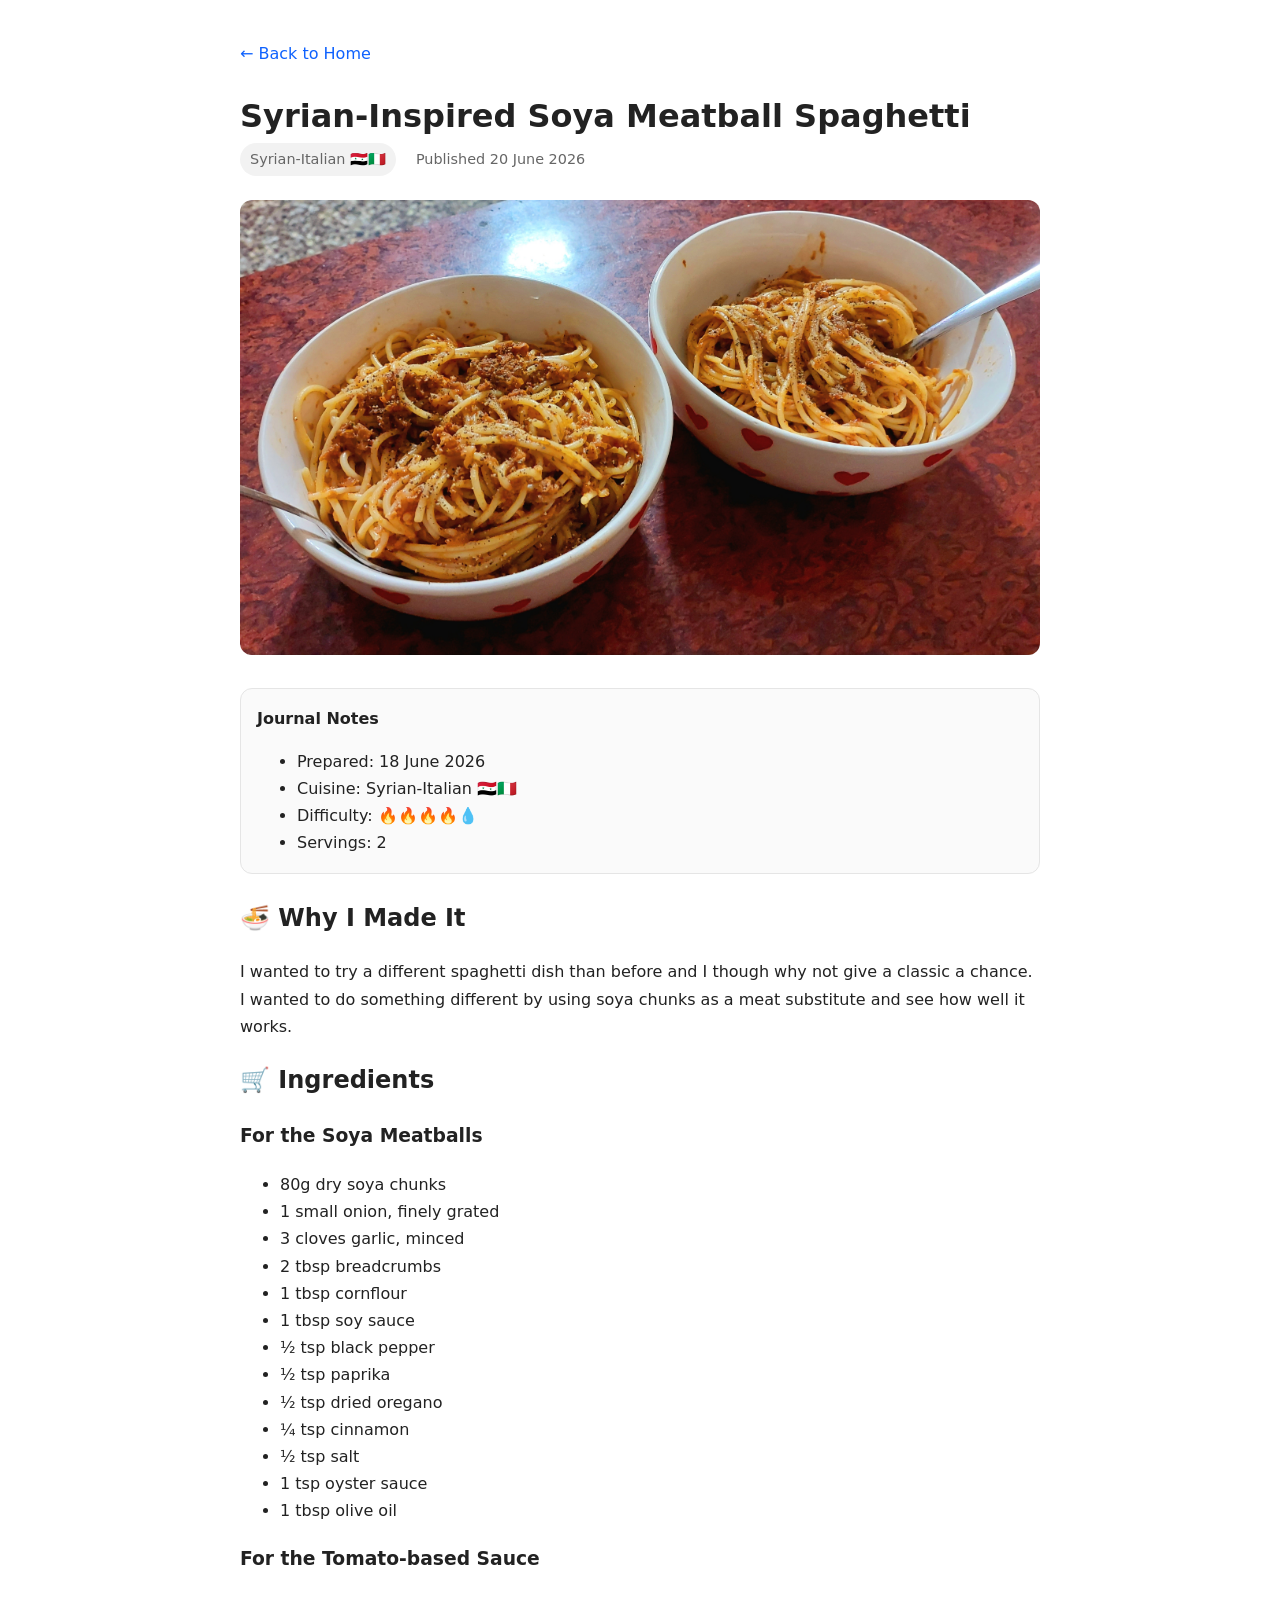
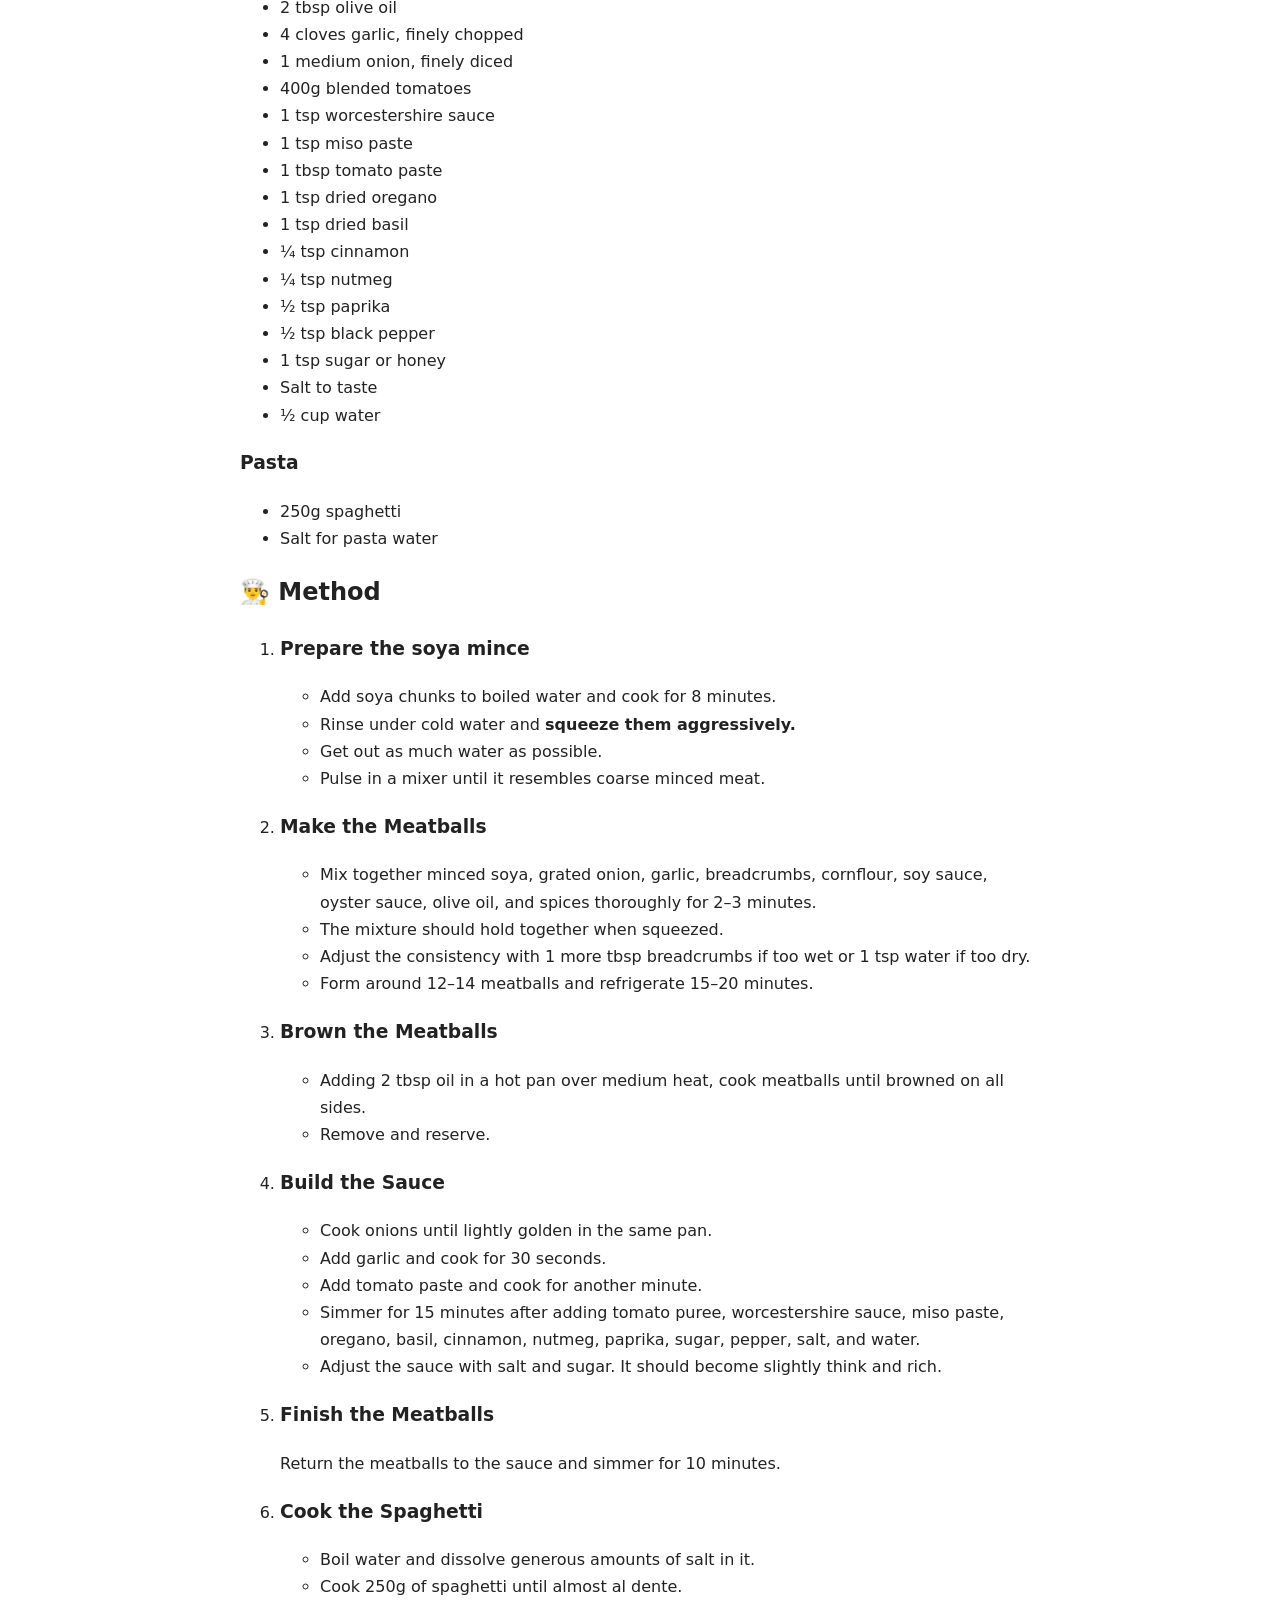
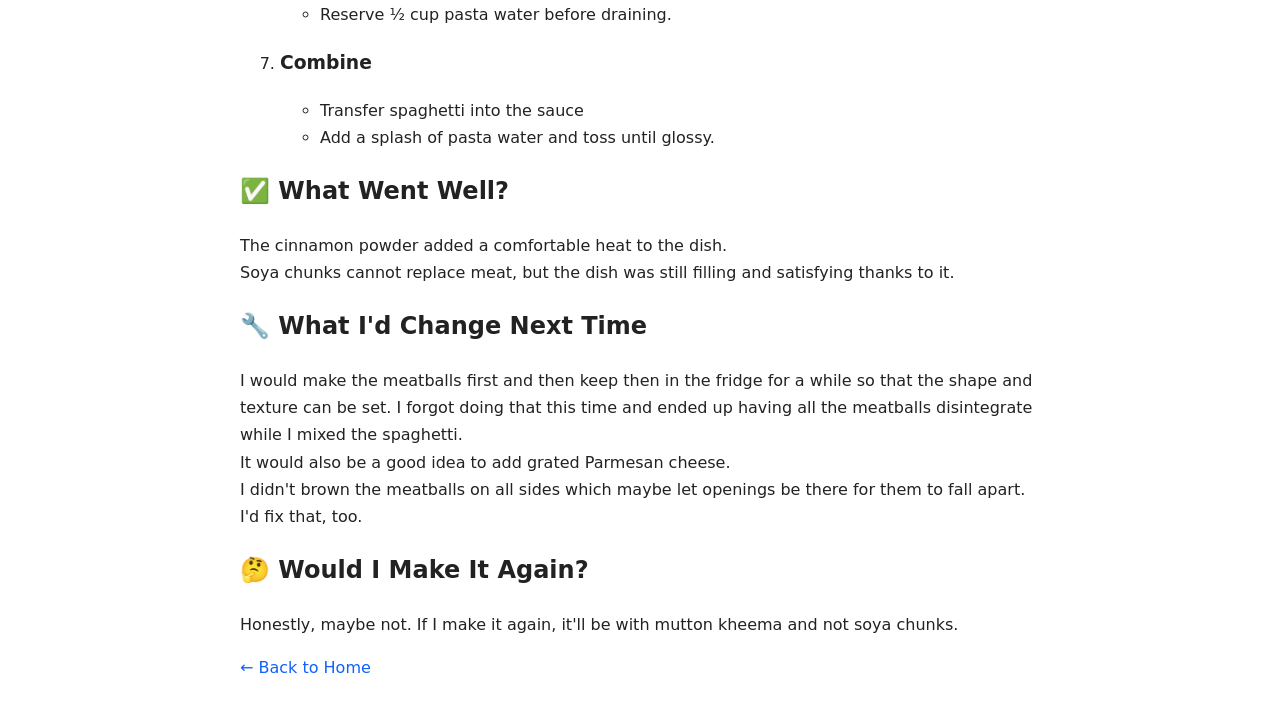
<file: recipes/soya-meatball-spaghetti.html>
<!doctype html>
<html lang="en">
  <head>
    <meta charset="UTF-8" />
    <meta name="viewport" content="width=device-width, initial-scale=1.0" />
    <title>Syrian-Inspired Soya Meatball Spaghetti</title>

    <link rel="stylesheet" href="../style.css" />
  </head>
  <body>
    <main>
      <p>
        <a href="../index.html">← Back to Home</a>
      </p>

      <header class="recipe-header">
        <h1>Syrian-Inspired Soya Meatball Spaghetti</h1>

        <div class="recipe-meta">
          <span class="badge">Syrian-Italian 🇸🇾🇮🇹</span>
          <span>Published 20 June 2026</span>
        </div>

        <img
          src="../images/soya-meatball-spaghetti.jpg"
          alt="Syrian-Inspired Soya Meatball Spaghetti"
        />
      </header>

      <div class="journal-note">
        <strong>Journal Notes</strong>

        <ul>
          <li>Prepared: 18 June 2026</li>
          <li>Cuisine: Syrian-Italian 🇸🇾🇮🇹</li>
          <li>Difficulty: 🔥🔥🔥🔥💧</li>
          <li>Servings: 2</li>
        </ul>
      </div>

      <h2>🍜 Why I Made It</h2>

      <p>
        I wanted to try a different spaghetti dish than before and I though why
        not give a classic a chance. I wanted to do something different by using
        soya chunks as a meat substitute and see how well it works.
      </p>

      <h2>🛒 Ingredients</h2>

      <h3>For the Soya Meatballs</h3>
      <ul>
        <li>80g dry soya chunks</li>
        <li>1 small onion, finely grated</li>
        <li>3 cloves garlic, minced</li>
        <li>2 tbsp breadcrumbs</li>
        <li>1 tbsp cornflour</li>
        <li>1 tbsp soy sauce</li>
        <li>½ tsp black pepper</li>
        <li>½ tsp paprika</li>
        <li>½ tsp dried oregano</li>
        <li>¼ tsp cinnamon</li>
        <li>½ tsp salt</li>
        <li>1 tsp oyster sauce</li>
        <li>1 tbsp olive oil</li>
      </ul>

      <h3>For the Tomato-based Sauce</h3>
      <ul>
        <li>2 tbsp olive oil</li>
        <li>4 cloves garlic, finely chopped</li>
        <li>1 medium onion, finely diced</li>
        <li>400g blended tomatoes</li>
        <li>1 tsp worcestershire sauce</li>
        <li>1 tsp miso paste</li>
        <li>1 tbsp tomato paste</li>
        <li>1 tsp dried oregano</li>
        <li>1 tsp dried basil</li>
        <li>¼ tsp cinnamon</li>
        <li>¼ tsp nutmeg</li>
        <li>½ tsp paprika</li>
        <li>½ tsp black pepper</li>
        <li>1 tsp sugar or honey</li>
        <li>Salt to taste</li>
        <li>½ cup water</li>
      </ul>

      <h3>Pasta</h3>
      <ul>
        <li>250g spaghetti</li>
        <li>Salt for pasta water</li>
      </ul>

      <h2>👨‍🍳 Method</h2>

      <ol>
        <li>
          <h3>Prepare the soya mince</h3>
          <ul>
            <li>Add soya chunks to boiled water and cook for 8 minutes.</li>
            <li>
              Rinse under cold water and <b>squeeze them aggressively.</b>
            </li>
            <li>Get out as much water as possible.</li>
            <li>Pulse in a mixer until it resembles coarse minced meat.</li>
          </ul>
        </li>
        <li>
          <h3>Make the Meatballs</h3>
          <ul>
            <li>
              Mix together minced soya, grated onion, garlic, breadcrumbs,
              cornflour, soy sauce, oyster sauce, olive oil, and spices
              thoroughly for 2–3 minutes.
            </li>
            <li>The mixture should hold together when squeezed.</li>
            <li>
              Adjust the consistency with 1 more tbsp breadcrumbs if too wet or
              1 tsp water if too dry.
            </li>
            <li>Form around 12–14 meatballs and refrigerate 15–20 minutes.</li>
          </ul>
        </li>
        <li>
          <h3>Brown the Meatballs</h3>
          <ul>
            <li>
              Adding 2 tbsp oil in a hot pan over medium heat, cook meatballs
              until browned on all sides.
            </li>
            <li>Remove and reserve.</li>
          </ul>
        </li>
        <li>
          <h3>Build the Sauce</h3>
          <ul>
            <li>Cook onions until lightly golden in the same pan.</li>
            <li>Add garlic and cook for 30 seconds.</li>
            <li>Add tomato paste and cook for another minute.</li>
            <li>
              Simmer for 15 minutes after adding tomato puree, worcestershire
              sauce, miso paste, oregano, basil, cinnamon, nutmeg, paprika,
              sugar, pepper, salt, and water.
            </li>
            <li>
              Adjust the sauce with salt and sugar. It should become slightly
              think and rich.
            </li>
          </ul>
        </li>
        <li>
          <h3>Finish the Meatballs</h3>

          Return the meatballs to the sauce and simmer for 10 minutes.
        </li>
        <li>
          <h3>Cook the Spaghetti</h3>
          <ul>
            <li>Boil water and dissolve generous amounts of salt in it.</li>
            <li>Cook 250g of spaghetti until almost al dente.</li>
            <li>Reserve ½ cup pasta water before draining.</li>
          </ul>
        </li>
        <li>
          <h3>Combine</h3>
          <ul>
            <li>Transfer spaghetti into the sauce</li>
            <li>Add a splash of pasta water and toss until glossy.</li>
          </ul>
        </li>
      </ol>

      <h2>✅ What Went Well?</h2>

      <p>
        The cinnamon powder added a comfortable heat to the dish.
        <br />
        Soya chunks cannot replace meat, but the dish was still filling and
        satisfying thanks to it.
      </p>

      <h2>🔧 What I'd Change Next Time</h2>

      <p>
        I would make the meatballs first and then keep then in the fridge for a
        while so that the shape and texture can be set. I forgot doing that this
        time and ended up having all the meatballs disintegrate while I mixed
        the spaghetti.
        <br />
        It would also be a good idea to add grated Parmesan cheese.
        <br />
        I didn't brown the meatballs on all sides which maybe let openings be
        there for them to fall apart. I'd fix that, too.
      </p>

      <h2>🤔 Would I Make It Again?</h2>

      <p>
        Honestly, maybe not. If I make it again, it'll be with mutton kheema and
        not soya chunks.
      </p>

      <p>
        <a href="../index.html">← Back to Home</a>
      </p>
    </main>
  </body>
</html>
</file>
<file: style.css>
body {
  font-family: system-ui, sans-serif;
  line-height: 1.7;
  max-width: 800px;
  margin: 40px auto;
  padding: 0 20px;

  background: #ffffff;
  color: #222;
}

h1 {
  margin-bottom: 0;
}

.intro {
  color: #666;
}

.recipe-list {
  padding-left: 20px;
}

a {
  color: #0f62fe;
  text-decoration: none;
}

a:hover {
  text-decoration: underline;
}

img {
  max-width: 100%;
  border-radius: 8px;
}

.recipe-grid {
  display: grid;
  gap: 24px;
  margin-top: 20px;
}

.recipe-card {
  border: 1px solid #e5e5e5;
  border-radius: 12px;
  overflow: hidden;
  transition: transform 0.15s ease;
}

.recipe-card:hover {
  transform: translateY(-2px);
}

.recipe-card img {
  width: 100%;
  height: 250px;
  object-fit: cover;
  display: block;
}

.recipe-content {
  padding: 16px;
}

.recipe-meta {
  font-size: 0.9rem;
  color: #777;
  margin-bottom: 8px;
}

.recipe-content h3 {
  margin-top: 0;
  margin-bottom: 10px;
}

.recipe-content p {
  margin-bottom: 0;
}

.badge {
  display: inline-block;
  padding: 2px 8px;
  border-radius: 999px;
  background: #f3f3f3;
  font-size: 0.85rem;
  margin-right: 8px;
}

.recipe-header img {
  width: 100%;
  border-radius: 12px;
  margin-top: 16px;
}

.recipe-meta {
  display: flex;
  gap: 12px;
  align-items: center;
  flex-wrap: wrap;
  color: #666;
}

.badge {
  display: inline-block;
  background: #f2f2f2;
  padding: 4px 10px;
  border-radius: 999px;
  font-size: 0.9rem;
}

.journal-note {
  background: #fafafa;
  border: 1px solid #e5e5e5;
  border-radius: 12px;
  padding: 16px;
  margin: 24px 0;
}

.journal-note ul {
  margin-bottom: 0;
}
</file>
